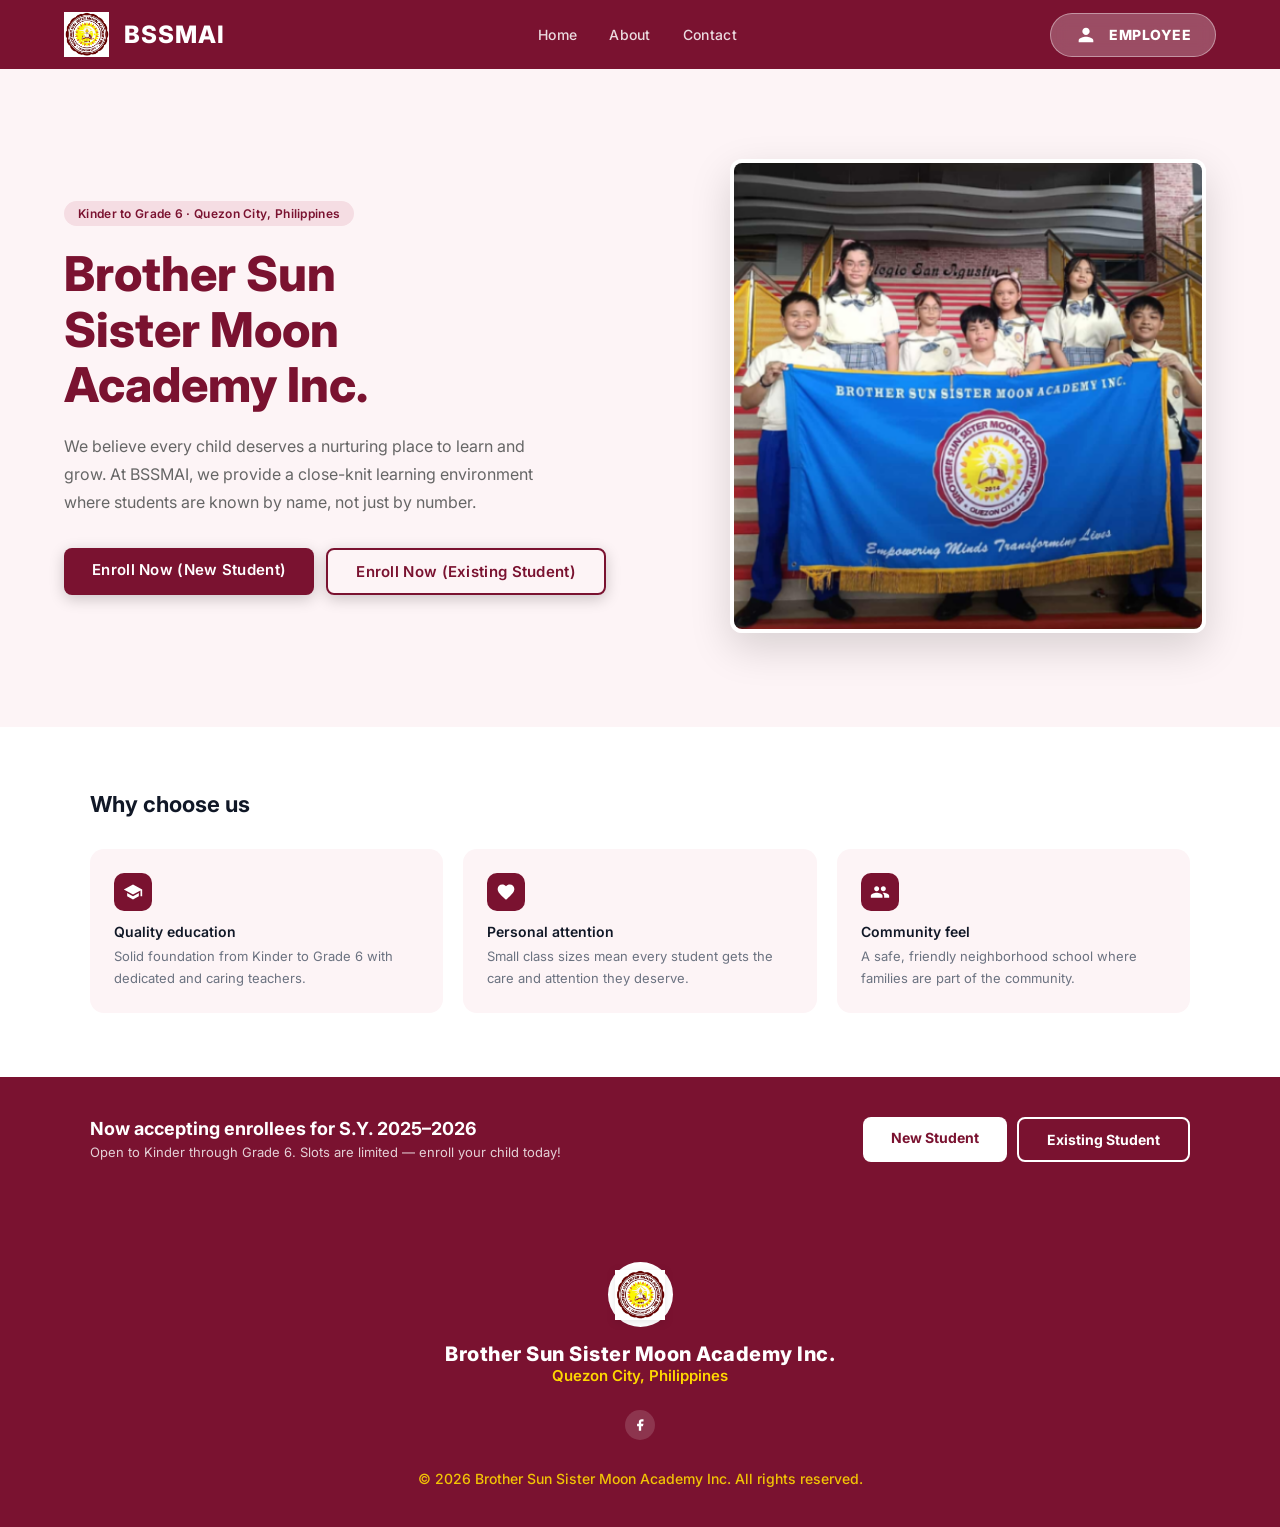
<file: index.html>
<!DOCTYPE html>
<html lang="en">

<head>
    <meta charset="UTF-8">
    <meta name="viewport" content="width=device-width, initial-scale=1.0">
    <title>BSSMAI — Enrollment System</title>
    <link rel="stylesheet" href="style.css">
</head>

<body>

    <!-- ===== HEADER ===== -->
    <header class="navbar">
        <div class="header-left">
            <img src="logo.png" alt="BSSMAI Logo" class="logo">
            <h1 class="school-name">BSSMAI</h1>
        </div>
        <nav class="header-nav">
            <a href="#home" class="nav-link">Home</a>
            <a href="#about" class="nav-link">About</a>
            <a href="#contact" class="nav-link">Contact</a>
        </nav>
        <div class="header-right">
            <a href="employee-login.html" class="btn-employee">
                <svg viewBox="0 0 24 24" xmlns="http://www.w3.org/2000/svg">
                    <path
                        d="M12 12c2.21 0 4-1.79 4-4s-1.79-4-4-4-4 1.79-4 4 1.79 4 4 4zm0 2c-2.67 0-8 1.34-8 4v2h16v-2c0-2.66-5.33-4-8-4z" />
                </svg>
                EMPLOYEE
            </a>
        </div>
    </header>

    <!-- ===== HERO SECTION ===== -->
    <section class="hero-section" id="home">
        <div class="hero-container">
            <div class="hero-text">
                <span class="hero-badge">Kinder to Grade 6 · Quezon City, Philippines</span>
                <h2 class="hero-title">Brother Sun<br>Sister Moon<br>Academy Inc.</h2>
                <p class="hero-description">
                    We believe every child deserves a nurturing place to learn and grow.
                    At BSSMAI, we provide a close-knit learning environment where students
                    are known by name, not just by number.
                </p>
                <div class="hero-actions">
                    <a href="enroll-student.html" class="btn-enroll">Enroll Now (New Student)</a>
                    <a href="enroll-existing.html" class="btn-enroll btn-enroll-existing">Enroll Now (Existing
                        Student)</a>
                </div>
            </div>
            <div class="hero-image-wrapper">
                <img src="hero-image.png" alt="BSSMAI Students" class="hero-image">
            </div>
        </div>
    </section>

    <!-- ===== WHY CHOOSE US SECTION ===== -->
    <section class="features-section" id="about">
        <div class="features-container">
            <h3 class="features-title">Why choose us</h3>
            <div class="features-grid">
                <div class="feature-card">
                    <div class="feature-icon">
                        <svg viewBox="0 0 24 24" fill="white" width="20" height="20">
                            <path d="M12 3L1 9l11 6 9-4.91V17h2V9L12 3zM5 13.18v4L12 21l7-3.82v-4L12 17l-7-3.82z" />
                        </svg>
                    </div>
                    <h4 class="feature-title">Quality education</h4>
                    <p class="feature-desc">Solid foundation from Kinder to Grade 6 with dedicated and caring teachers.
                    </p>
                </div>
                <div class="feature-card">
                    <div class="feature-icon">
                        <svg viewBox="0 0 24 24" fill="white" width="20" height="20">
                            <path
                                d="M12 21.35l-1.45-1.32C5.4 15.36 2 12.28 2 8.5 2 5.42 4.42 3 7.5 3c1.74 0 3.41.81 4.5 2.09C13.09 3.81 14.76 3 16.5 3 19.58 3 22 5.42 22 8.5c0 3.78-3.4 6.86-8.55 11.54L12 21.35z" />
                        </svg>
                    </div>
                    <h4 class="feature-title">Personal attention</h4>
                    <p class="feature-desc">Small class sizes mean every student gets the care and attention they
                        deserve.</p>
                </div>
                <div class="feature-card">
                    <div class="feature-icon">
                        <svg viewBox="0 0 24 24" fill="white" width="20" height="20">
                            <path
                                d="M16 11c1.66 0 2.99-1.34 2.99-3S17.66 5 16 5c-1.66 0-3 1.34-3 3s1.34 3 3 3zm-8 0c1.66 0 2.99-1.34 2.99-3S9.66 5 8 5C6.34 5 5 6.34 5 8s1.34 3 3 3zm0 2c-2.33 0-7 1.17-7 3.5V19h14v-2.5c0-2.33-4.67-3.5-7-3.5zm8 0c-.29 0-.62.02-.97.05 1.16.84 1.97 1.97 1.97 3.45V19h6v-2.5c0-2.33-4.67-3.5-7-3.5z" />
                        </svg>
                    </div>
                    <h4 class="feature-title">Community feel</h4>
                    <p class="feature-desc">A safe, friendly neighborhood school where families are part of the
                        community.</p>
                </div>
            </div>
        </div>
    </section>

    <!-- ===== ENROLLMENT BANNER ===== -->
    <section class="enroll-banner">
        <div class="enroll-banner-content">
            <div class="enroll-banner-text">
                <h3 class="enroll-banner-title">Now accepting enrollees for S.Y. 2025–2026</h3>
                <p class="enroll-banner-desc">Open to Kinder through Grade 6. Slots are limited — enroll your child
                    today!</p>
            </div>
            <div class="enroll-banner-buttons">
                <a href="enroll-student.html" class="btn-enroll-banner">New Student</a>
                <a href="enroll-existing.html" class="btn-enroll-banner btn-enroll-banner-alt">Existing Student</a>
            </div>
        </div>
    </section>

    <!-- ===== FOOTER ===== -->
    <footer class="footer" id="contact">
        <div class="footer-content">
            <div class="footer-logo-circle">
                <img src="logo.png" alt="Logo" class="footer-logo">
            </div>
            <div class="footer-text">
                <p class="footer-school-name">Brother Sun Sister Moon Academy Inc.</p>
                <p class="footer-address">Quezon City, Philippines</p>
            </div>
            <div class="footer-socials">
                <a href="https://www.facebook.com/bssmaiqc" class="social-btn" aria-label="Facebook">
                    <svg viewBox="0 0 24 24" fill="white" width="14" height="14">
                        <path d="M18 2h-3a5 5 0 00-5 5v3H7v4h3v8h4v-8h3l1-4h-4V7a1 1 0 011-1h3z" />
                    </svg>
                </a>
            </div>
        </div>
        <p class="footer-copyright">&copy; 2026 Brother Sun Sister Moon Academy Inc. All rights reserved.</p>
    </footer>

</body>

</html>
</file>
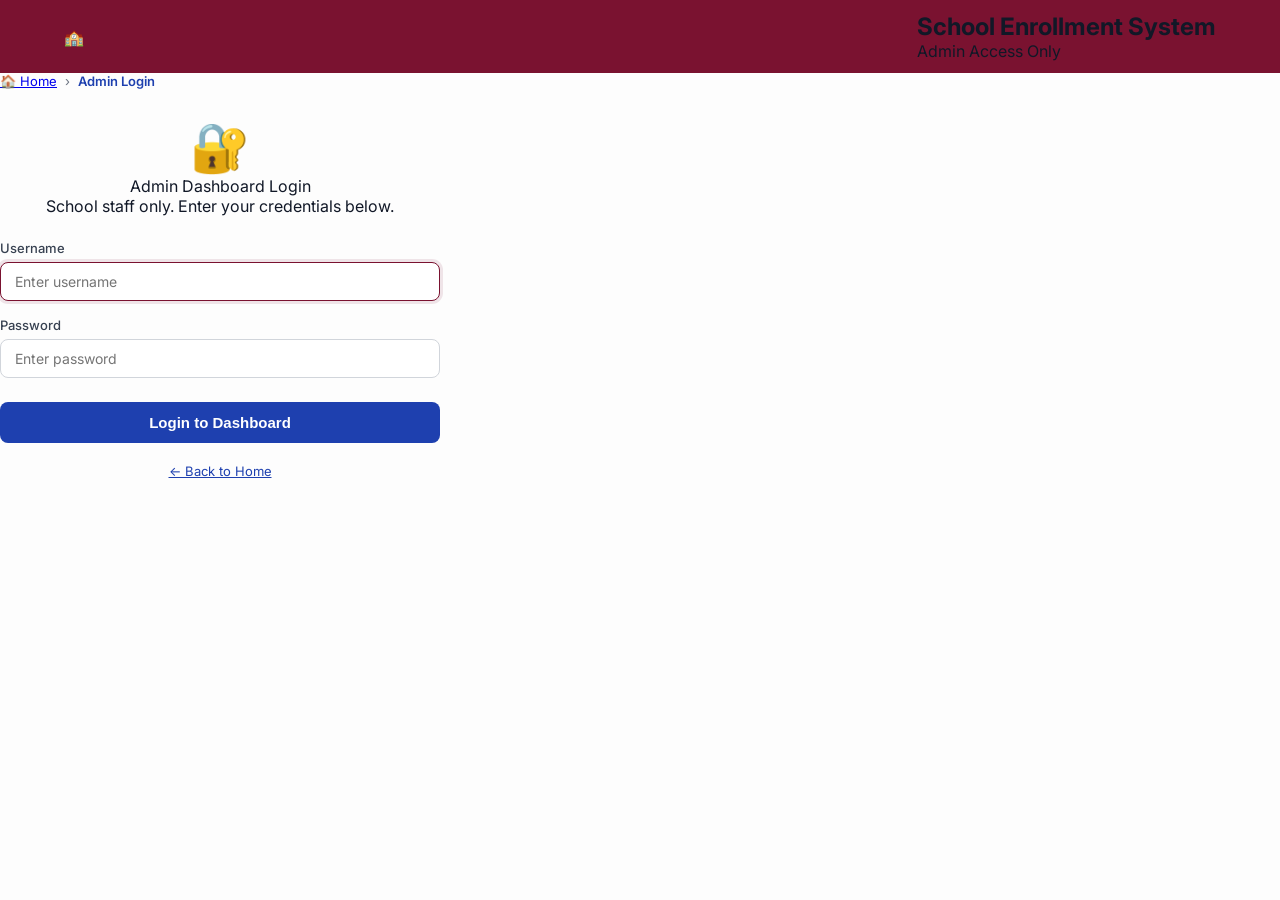
<file: admin-login.html>
<!DOCTYPE html>
<html lang="en">

<head>
    <meta charset="UTF-8">
    <meta name="viewport" content="width=device-width, initial-scale=1.0">
    <title>Admin Login — Enrollment System</title>
    <link rel="stylesheet" href="style.css">
</head>

<body>

    <nav class="navbar">
        <span class="logo-icon">🏫</span>
        <div>
            <h1>School Enrollment System</h1>
            <p>Admin Access Only</p>
        </div>
    </nav>

    <div class="page" style="max-width: 440px;">

        <div class="steps">
            <a href="index.html">🏠 Home</a>
            <span>›</span>
            <span class="step-active">Admin Login</span>
        </div>

        <div class="card">
            <div style="text-align:center; margin-bottom: 24px;">
                <div style="font-size: 48px;">🔐</div>
                <div class="card-title">Admin Dashboard Login</div>
                <div class="card-subtitle">School staff only. Enter your credentials below.</div>
            </div>

            <!-- Error message -->
            <div id="alert" class="alert"></div>

            <form id="adminLoginForm">
                <div class="form-group">
                    <label for="username">Username</label>
                    <input type="text" id="username" name="username" placeholder="Enter username" required autofocus>
                </div>
                <div class="form-group">
                    <label for="password">Password</label>
                    <input type="password" id="password" name="password" placeholder="Enter password" required>
                </div>

                <button type="submit" id="loginBtn" class="btn btn-primary btn-full" style="margin-top: 8px;">
                    Login to Dashboard
                </button>
            </form>

            <div style="text-align: center; margin-top: 20px; font-size: 13px; color: var(--gray-500);">
                <a href="index.html" style="color: var(--blue-dark);">← Back to Home</a>
            </div>
        </div>

    </div>

    <script src="main.js"></script>
    <script>
        document.getElementById('adminLoginForm').addEventListener('submit', async function (e) {
            e.preventDefault();
            hideAlert('alert');

            const username = document.getElementById('username').value.trim();
            const password = document.getElementById('password').value;

            setLoading('loginBtn', true, 'Login to Dashboard');

            try {
                // POST credentials to the backend
                await apiPost('api/admin.php?action=login', { username, password });

                // Save a simple session flag in sessionStorage
                // (only lasts while the browser tab is open)
                sessionStorage.setItem('adminLoggedIn', 'yes');
                sessionStorage.setItem('adminUser', username);

                // Redirect to admin dashboard
                window.location.href = 'admin-dashboard.html';

            } catch (err) {
                showAlert('alert', '❌ ' + err.message);
                setLoading('loginBtn', false, 'Login to Dashboard');
            }
        });
    </script>
</body>

</html>
</file>
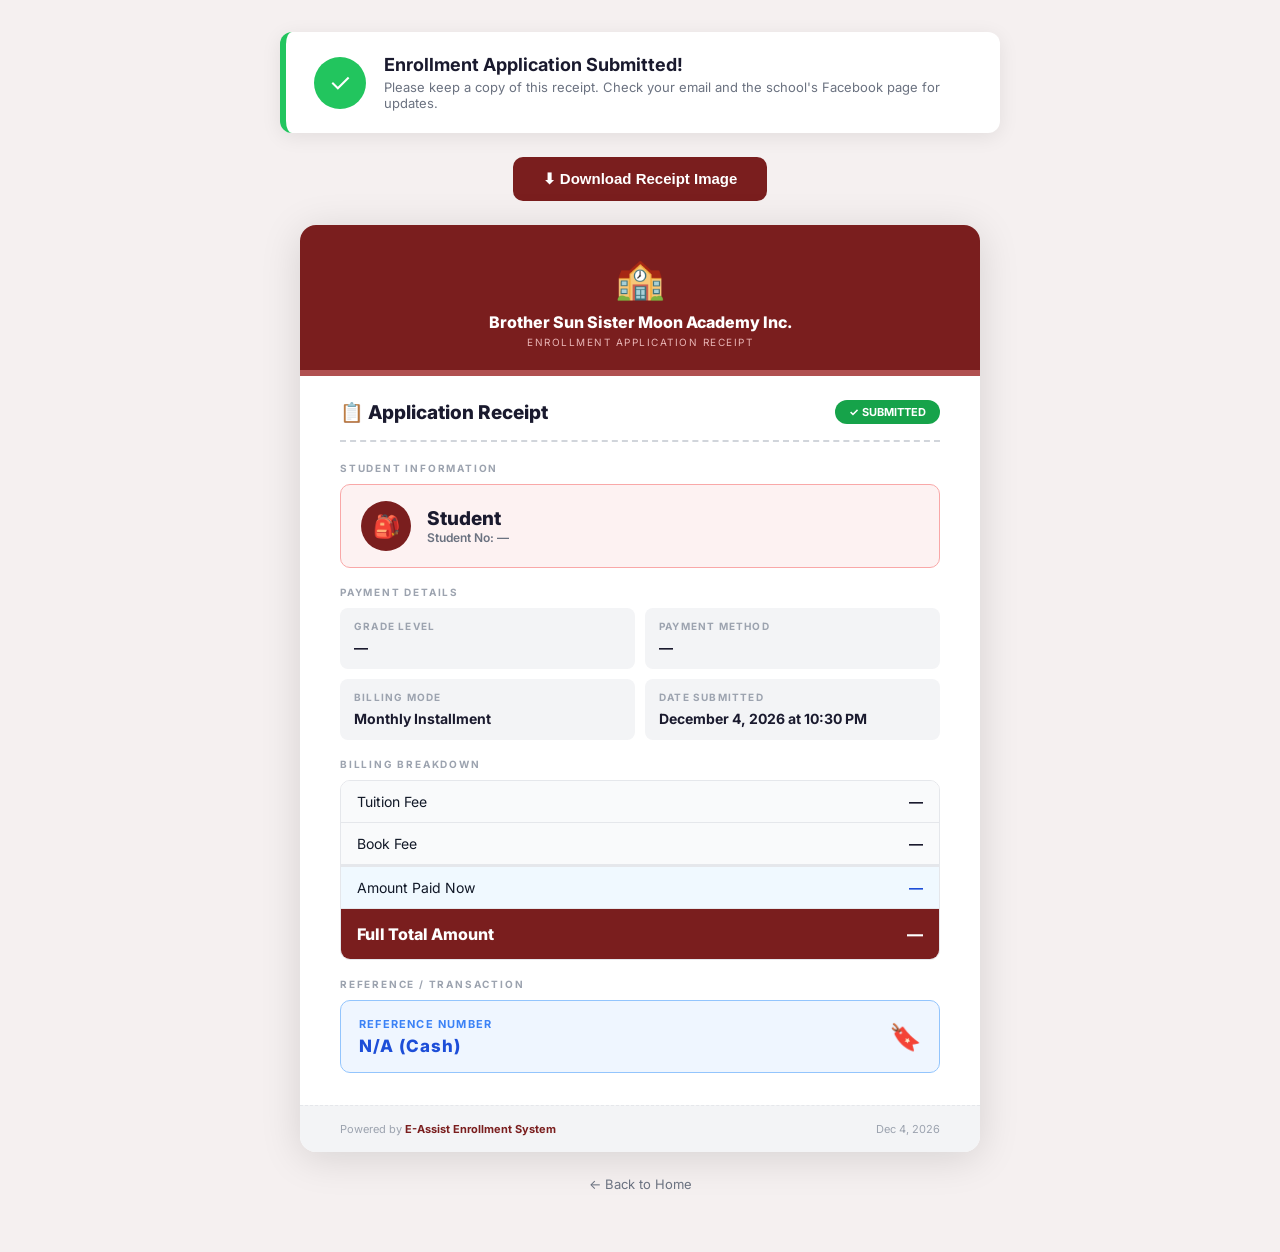
<file: success.html>
<!DOCTYPE html>
<html lang="en">
<head>
    <meta charset="UTF-8">
    <meta name="viewport" content="width=device-width, initial-scale=1.0">
    <title>Registration Successful — Enrollment System</title>
    <link rel="stylesheet" href="style.css">
    <style>
        .success-page-wrapper {
            min-height: 100vh;
            display: flex;
            flex-direction: column;
            align-items: center;
            padding: 32px 16px 60px;
            background: #f5f0f0;
        }
        .success-banner {
            display: flex;
            align-items: center;
            gap: 18px;
            background: #fff;
            border-left: 6px solid #22c55e;
            border-radius: 12px;
            box-shadow: 0 4px 20px rgba(0,0,0,0.08);
            padding: 22px 28px;
            max-width: 720px;
            width: 100%;
            margin-bottom: 24px;
        }
        .success-check {
            width: 52px; height: 52px;
            border-radius: 50%;
            background: #22c55e;
            color: #fff;
            font-size: 26px;
            display: flex; align-items: center; justify-content: center;
            flex-shrink: 0;
        }
        .success-banner h2 { margin: 0 0 4px; font-size: 18px; color: #1a1a2e; }
        .success-banner p  { margin: 0; font-size: 13px; color: #6b7280; }
        .download-btn {
            display: inline-flex; align-items: center; gap: 10px;
            background: #7a1e1e;
            color: #fff; border: none; border-radius: 10px;
            padding: 13px 30px; font-size: 15px; font-weight: 700;
            cursor: pointer; margin-bottom: 24px;
            transition: background 0.2s;
        }
        .download-btn:hover { background: #8b2222; }
        /* Preview card — purely for visual display on-screen */
        #receiptPreview {
            width: 680px;
            max-width: 100%;
            background: #fff;
            border-radius: 16px;
            box-shadow: 0 6px 40px rgba(0,0,0,0.13);
            overflow: hidden;
        }
        .rp-header {
            background: #7a1e1e;
            padding: 28px 40px 22px;
            text-align: center;
        }
        .rp-logo { font-size: 40px; }
        .rp-school-name { color:#fff; font-size:16px; font-weight:800; margin:10px 0 4px; }
        .rp-sub { color:#e8b4b4; font-size:10px; letter-spacing:1.5px; text-transform:uppercase; }
        .rp-divider { height:6px; background:#b05050; }
        .rp-body { padding:24px 40px 32px; background:#fff; }
        .rp-title-row { display:flex; justify-content:space-between; align-items:center; padding-bottom:16px; border-bottom:2px dashed #d1d5db; margin-bottom:20px; }
        .rp-title { font-size:19px; font-weight:800; color:#1a1a2e; }
        .rp-badge { background:#16a34a; color:#fff; font-size:11px; font-weight:700; padding:5px 14px; border-radius:20px; }
        .rp-sec { font-size:10px; font-weight:700; color:#9ca3af; text-transform:uppercase; letter-spacing:1.8px; margin:18px 0 10px; }
        .rp-student-band { background:#fdf2f2; border:1.5px solid #f9a8a8; border-radius:10px; padding:16px 20px; display:flex; align-items:center; gap:16px; }
        .rp-avatar { width:50px; height:50px; border-radius:50%; background:#7a1e1e; display:flex; align-items:center; justify-content:center; font-size:22px; flex-shrink:0; }
        .rp-sname { font-size:19px; font-weight:800; color:#1a1a2e; }
        .rp-sno { font-size:12px; color:#6b7280; font-weight:600; }
        .rp-grid { display:grid; grid-template-columns:1fr 1fr; gap:10px; }
        .rp-cell { background:#f3f4f6; border-radius:8px; padding:12px 14px; }
        .rp-cell .cl { display:block; font-size:10px; font-weight:700; color:#9ca3af; text-transform:uppercase; letter-spacing:1.2px; margin-bottom:5px; }
        .rp-cell .cv { font-size:14px; font-weight:700; color:#1a1a2e; }
        .rp-billing { border-radius:10px; overflow:hidden; border:1px solid #e5e7eb; }
        .bill-row { display:flex; justify-content:space-between; align-items:center; padding:12px 16px; font-size:14px; background:#f9fafb; border-bottom:1px solid #e5e7eb; }
        .bill-row span:last-child { font-weight:700; color:#1a1a2e; }
        .bill-total { display:flex; justify-content:space-between; align-items:center; padding:15px 16px; font-size:16px; font-weight:800; background:#7a1e1e; color:#fff; }
        .rp-ref { background:#eff6ff; border:1.5px solid #93c5fd; border-radius:10px; padding:16px 18px; display:flex; justify-content:space-between; align-items:center; }
        .ref-lbl { font-size:11px; font-weight:700; color:#3b82f6; text-transform:uppercase; letter-spacing:1.2px; margin-bottom:5px; }
        .ref-val { font-size:17px; font-weight:800; color:#1d4ed8; letter-spacing:1px; }
        .rp-footer { background:#f3f4f6; border-top:1.5px dashed #e5e7eb; padding:16px 40px; display:flex; justify-content:space-between; font-size:11px; color:#9ca3af; }
        .rp-footer strong { color:#7a1e1e; }
        .back-link { margin-top:24px; font-size:13px; color:#6b7280; text-decoration:none; }
        .back-link:hover { color:#7a1e1e; text-decoration:underline; }
    </style>
</head>
<body class="biodata-page">
<div class="success-page-wrapper">

    <div class="success-banner">
        <div class="success-check">✓</div>
        <div>
            <h2>Enrollment Application Submitted!</h2>
            <p>Please keep a copy of this receipt. Check your email and the school's Facebook page for updates.</p>
        </div>
    </div>

    <button class="download-btn" onclick="downloadReceipt()" id="downloadBtn">
        ⬇ Download Receipt Image
    </button>

    <!-- On-screen preview only -->
    <div id="receiptPreview">
        <div class="rp-header">
            <div class="rp-logo">🏫</div>
            <div class="rp-school-name">Brother Sun Sister Moon Academy Inc.</div>
            <div class="rp-sub">Enrollment Application Receipt</div>
        </div>
        <div class="rp-divider"></div>
        <div class="rp-body">
            <div class="rp-title-row">
                <div class="rp-title">📋 Application Receipt</div>
                <div class="rp-badge">✓ SUBMITTED</div>
            </div>
            <div class="rp-sec">Student Information</div>
            <div class="rp-student-band">
                <div class="rp-avatar">🎒</div>
                <div>
                    <div class="rp-sname" id="r-name">—</div>
                    <div class="rp-sno"   id="r-id">Student No: —</div>
                </div>
            </div>
            <div class="rp-sec">Payment Details</div>
            <div class="rp-grid">
                <div class="rp-cell"><span class="cl">Grade Level</span><span class="cv" id="r-grade">—</span></div>
                <div class="rp-cell"><span class="cl">Payment Method</span><span class="cv" id="r-method">—</span></div>
                <div class="rp-cell"><span class="cl">Billing Mode</span><span class="cv" id="r-mode">—</span></div>
                <div class="rp-cell"><span class="cl">Date Submitted</span><span class="cv" id="r-date">—</span></div>
            </div>
            <div class="rp-sec">Billing Breakdown</div>
            <div class="rp-billing">
                <div class="bill-row"><span>Tuition Fee</span><span id="r-tuition">—</span></div>
                <div class="bill-row"><span>Book Fee</span><span id="r-books">—</span></div>
                <div class="bill-row" style="background:#f0f9ff; border-top:2px solid #e5e7eb;"><span>Amount Paid Now</span><span id="r-paid" style="color:#1d4ed8;">—</span></div>
                <div class="bill-total"><span>Full Total Amount</span><span id="r-total">—</span></div>
            </div>
            <div class="rp-sec" id="ref-sec-title">Reference / Transaction</div>
            <div class="rp-ref" id="ref-sec-box">
                <div>
                    <div class="ref-lbl">Reference Number</div>
                    <div class="ref-val" id="r-ref">—</div>
                </div>
                <div style="font-size:26px">🔖</div>
            </div>
            <div id="cash-instruction" style="display:none; text-align:center; padding: 10px 40px 20px; font-weight: bold; color: #7a1e1e; font-size: 14px;">
                Head to the cashier to complete your payment process, and present this form
            </div>
        </div>
        <div class="rp-footer">
            <div>Powered by <strong>E-Assist Enrollment System</strong></div>
            <div id="r-footer-date"></div>
        </div>
    </div>

    <a href="index.html" class="back-link">← Back to Home</a>
</div>

<script>
// ── Read URL params ──────────────────────────────────────────────────────
const p           = new URLSearchParams(window.location.search);
const studentName = p.get('name')    || 'Student';
const studentNo   = p.get('id')      || '—';
const payMethod   = p.get('method')  || '—';
const payMode     = p.get('mode')    || '—';
const refNumber   = p.get('ref')     || 'N/A (Cash)';
const totalAmt    = p.get('total')   || '—';
const paidAmt     = p.get('paid')    || '—';
const tuitionAmt  = p.get('tuition') || '—';
const booksAmt    = p.get('books')   || '—';
const gradeLevel  = p.get('grade')   || '—';

const now     = new Date();
const dateStr = now.toLocaleDateString('en-PH', { year:'numeric', month:'long', day:'numeric', hour:'2-digit', minute:'2-digit' });
const modeLabel = payMode === 'Full' ? 'Full Payment' : 'Monthly Installment';

// ── Populate preview ─────────────────────────────────────────────────────
document.getElementById('r-name').textContent    = studentName;
document.getElementById('r-id').textContent      = 'Student No: ' + studentNo;
document.getElementById('r-grade').textContent   = gradeLevel;
document.getElementById('r-method').textContent  = payMethod;
document.getElementById('r-mode').textContent    = modeLabel;
document.getElementById('r-date').textContent    = dateStr;
document.getElementById('r-tuition').textContent = tuitionAmt;
document.getElementById('r-books').textContent   = booksAmt;
document.getElementById('r-paid').textContent    = paidAmt;
document.getElementById('r-total').textContent   = totalAmt;

if (payMethod === 'Cash') {
    document.getElementById('ref-sec-title').style.display = 'none';
    document.getElementById('ref-sec-box').style.display = 'none';
    document.getElementById('cash-instruction').style.display = 'block';
} else {
    document.getElementById('r-ref').textContent     = refNumber;
}

document.getElementById('r-footer-date').textContent = now.toLocaleDateString('en-PH', { year:'numeric', month:'short', day:'numeric' });

// ── Canvas drawing helpers ────────────────────────────────────────────────
function roundRect(ctx, x, y, w, h, r) {
    if (typeof r === 'number') r = [r, r, r, r];
    const [tl, tr, br, bl] = r;
    ctx.beginPath();
    ctx.moveTo(x + tl, y);
    ctx.lineTo(x + w - tr, y);      ctx.arcTo(x+w, y,     x+w,   y+tr,  tr);
    ctx.lineTo(x + w, y + h - br);  ctx.arcTo(x+w, y+h,   x+w-br,y+h,   br);
    ctx.lineTo(x + bl, y + h);      ctx.arcTo(x,   y+h,   x,     y+h-bl,bl);
    ctx.lineTo(x, y + tl);          ctx.arcTo(x,   y,     x+tl,  y,     tl);
    ctx.closePath();
}
function fillRR(ctx, x, y, w, h, r, color) {
    roundRect(ctx, x, y, w, h, r);
    ctx.fillStyle = color;
    ctx.fill();
}
function strokeRR(ctx, x, y, w, h, r, color, lw=1.5) {
    roundRect(ctx, x, y, w, h, r);
    ctx.strokeStyle = color; ctx.lineWidth = lw;
    ctx.stroke();
}
function txt(ctx, str, x, y, size, color, align='left', bold=false) {
    ctx.font = `${bold ? '700 ' : '400 '}${size}px Arial, sans-serif`;
    ctx.fillStyle = color; ctx.textAlign = align;
    ctx.fillText(String(str || '—'), x, y);
    ctx.textAlign = 'left';
}
function dashes(ctx, x1, y1, x2, y2, color='#d1d5db') {
    ctx.save(); ctx.setLineDash([6,4]);
    ctx.strokeStyle = color; ctx.lineWidth = 1.5;
    ctx.beginPath(); ctx.moveTo(x1,y1); ctx.lineTo(x2,y2); ctx.stroke();
    ctx.restore();
}

// ── Download: draw everything on canvas ─────────────────────────────────
function downloadReceipt() {
    const btn = document.getElementById('downloadBtn');
    btn.disabled = true; btn.textContent = '⏳ Generating…';

    const W   = 680;
    const PAD = 40;
    const S   = 2;          // scale (retina)

    /* ---- layout constants ---- */
    const HDR_H  = 130;
    const DIV_H  = 6;
    const BODY_T = 24;
    const TITLE_H = 56;     // title row + dashed line
    const SEC_H   = 28;     // section label
    const BAND_H  = 80;
    const GRID_ROWS = 2, CELL_H = 62, GRID_GAP = 10;
    const GRID_H  = GRID_ROWS * CELL_H + (GRID_ROWS - 1) * GRID_GAP;
    const BILL_ROW = 42, BILL_TOT = 52;
    const BILL_H  = BILL_ROW * 3 + BILL_TOT;
    const REF_H   = 72;
    const BODY_B  = 32;
    const FTR_H   = 52;

    const REF_TOTAL_H = (payMethod === 'Cash') ? 50 : (SEC_H + REF_H);

    const TOTAL_H = HDR_H + DIV_H + BODY_T
                  + TITLE_H
                  + SEC_H + BAND_H + 16
                  + SEC_H + GRID_H + 16
                  + SEC_H + BILL_H + 16
                  + REF_TOTAL_H
                  + BODY_B + FTR_H;

    const canvas = document.createElement('canvas');
    canvas.width  = W * S;
    canvas.height = TOTAL_H * S;
    const ctx = canvas.getContext('2d');
    ctx.scale(S, S);

    /* ---------- draw ---------- */
    let y = 0;

    // White BG
    ctx.fillStyle = '#ffffff'; ctx.fillRect(0, 0, W, TOTAL_H);

    // ── Header ──
    ctx.fillStyle = '#7a1e1e'; ctx.fillRect(0, 0, W, HDR_H);
    ctx.font = '36px Arial'; ctx.textAlign = 'center';
    ctx.fillText('🏫', W/2, 50);
    txt(ctx, 'Brother Sun Sister Moon Academy Inc.', W/2, 80, 15, '#ffffff', 'center', true);
    txt(ctx, 'ENROLLMENT APPLICATION RECEIPT',        W/2, 98, 10, '#e8b4b4', 'center');
    y = HDR_H;

    // ── Divider ──
    ctx.fillStyle = '#b05050'; ctx.fillRect(0, y, W, DIV_H);
    y += DIV_H + BODY_T;

    // ── Title row ──
    txt(ctx, 'Application Receipt', PAD, y + 18, 18, '#1a1a2e', 'left', true);
    fillRR(ctx, W - PAD - 118, y, 118, 28, 14, '#16a34a');
    txt(ctx, '✓ SUBMITTED', W - PAD - 59, y + 19, 11, '#ffffff', 'center', true);
    y += 32;
    dashes(ctx, PAD, y, W - PAD, y);
    y += 24;

    // ── Student band ──
    txt(ctx, 'STUDENT INFORMATION', PAD, y, 9, '#9ca3af', 'left', true);
    y += 12;
    fillRR(ctx,    PAD, y, W - PAD*2, BAND_H, 10, '#fdf2f2');
    strokeRR(ctx,  PAD, y, W - PAD*2, BAND_H, 10, '#f9a8a8');
    ctx.beginPath(); ctx.arc(PAD + 46, y + BAND_H/2, 26, 0, Math.PI*2);
    ctx.fillStyle = '#7a1e1e'; ctx.fill();
    ctx.font = '20px Arial'; ctx.textAlign = 'center';
    ctx.fillText('🎒', PAD + 46, y + BAND_H/2 + 8);
    txt(ctx, studentName, PAD + 86, y + BAND_H/2 - 4,  16, '#1a1a2e', 'left', true);
    txt(ctx, 'Student No: ' + studentNo, PAD + 86, y + BAND_H/2 + 16, 12, '#6b7280');
    y += BAND_H + 16;

    // ── Payment grid ──
    txt(ctx, 'PAYMENT DETAILS', PAD, y, 9, '#9ca3af', 'left', true);
    y += 12;
    const CW = (W - PAD*2 - GRID_GAP) / 2;
    const gridData = [
        ['GRADE LEVEL',    gradeLevel],
        ['PAYMENT METHOD', payMethod],
        ['BILLING MODE',   modeLabel],
        ['DATE SUBMITTED', dateStr],
    ];
    for (let i = 0; i < 4; i++) {
        const col = i % 2, row = Math.floor(i / 2);
        const cx = PAD + col * (CW + GRID_GAP);
        const cy = y + row * (CELL_H + GRID_GAP);
        fillRR(ctx, cx, cy, CW, CELL_H, 8, '#f3f4f6');
        txt(ctx, gridData[i][0], cx + 14, cy + 18, 9,  '#9ca3af', 'left', true);
        txt(ctx, gridData[i][1], cx + 14, cy + 42, 13, '#1a1a2e', 'left', true);
    }
    y += GRID_H + 16;

    // ── Billing ──
    txt(ctx, 'BILLING BREAKDOWN', PAD, y, 9, '#9ca3af', 'left', true);
    y += 12;
    strokeRR(ctx, PAD, y, W - PAD*2, BILL_H, 10, '#e5e7eb');
    // row 1
    fillRR(ctx, PAD, y, W - PAD*2, BILL_ROW, [10,10,0,0], '#f9fafb');
    txt(ctx, 'Tuition Fee', PAD+16, y + BILL_ROW/2 + 5, 13, '#374151');
    txt(ctx, tuitionAmt, W-PAD-16, y + BILL_ROW/2 + 5, 13, '#1a1a2e', 'right', true);
    ctx.fillStyle = '#e5e7eb'; ctx.fillRect(PAD, y + BILL_ROW, W - PAD*2, 1);
    // row 2
    fillRR(ctx, PAD, y + BILL_ROW + 1, W - PAD*2, BILL_ROW - 1, 0, '#f9fafb');
    txt(ctx, 'Book Fee', PAD+16, y + BILL_ROW + BILL_ROW/2 + 5, 13, '#374151');
    txt(ctx, booksAmt, W-PAD-16, y + BILL_ROW + BILL_ROW/2 + 5, 13, '#1a1a2e', 'right', true);
    ctx.fillStyle = '#e5e7eb'; ctx.fillRect(PAD, y + BILL_ROW*2, W - PAD*2, 1);
    // row 3 (Paid Now)
    fillRR(ctx, PAD, y + BILL_ROW*2 + 1, W - PAD*2, BILL_ROW - 1, 0, '#eff6ff');
    txt(ctx, 'Amount Paid Now', PAD+16, y + BILL_ROW*2 + BILL_ROW/2 + 5, 13, '#1d4ed8', 'left', true);
    txt(ctx, paidAmt, W-PAD-16, y + BILL_ROW*2 + BILL_ROW/2 + 5, 13, '#1d4ed8', 'right', true);
    ctx.fillStyle = '#e5e7eb'; ctx.fillRect(PAD, y + BILL_ROW*3, W - PAD*2, 1);
    // total
    fillRR(ctx, PAD, y + BILL_ROW*3 + 1, W - PAD*2, BILL_TOT - 1, [0,0,10,10], '#7a1e1e');
    txt(ctx, 'Full Total Amount', PAD+16, y + BILL_ROW*3 + BILL_TOT/2 + 6, 15, '#ffffff', 'left', true);
    txt(ctx, totalAmt, W-PAD-16, y + BILL_ROW*3 + BILL_TOT/2 + 6, 15, '#ffffff', 'right', true);
    y += BILL_H + 16;

    // ── Reference / Cash Instruction ──
    if (payMethod === 'Cash') {
        y += 20;
        txt(ctx, 'Head to the cashier to complete your payment process, and present this form', W/2, y, 14, '#7a1e1e', 'center', true);
        y += 30 + BODY_B;
    } else {
        txt(ctx, 'REFERENCE / TRANSACTION', PAD, y, 9, '#9ca3af', 'left', true);
        y += 12;
        fillRR(ctx,   PAD, y, W - PAD*2, REF_H, 10, '#eff6ff');
        strokeRR(ctx, PAD, y, W - PAD*2, REF_H, 10, '#93c5fd');
        txt(ctx, 'REFERENCE NUMBER', PAD+18, y + 22, 10, '#3b82f6', 'left', true);
        txt(ctx, refNumber,           PAD+18, y + 48, 16, '#1d4ed8', 'left', true);
        ctx.font = '22px Arial'; ctx.textAlign = 'right';
        ctx.fillText('🔖', W - PAD - 14, y + REF_H/2 + 10);
        y += REF_H + BODY_B;
    }

    // ── Footer ──
    ctx.fillStyle = '#f3f4f6'; ctx.fillRect(0, y, W, FTR_H);
    dashes(ctx, 0, y, W, y, '#e5e7eb');
    txt(ctx, 'Powered by  E-Assist Enrollment System', PAD, y + FTR_H/2 + 5, 11, '#9ca3af');
    txt(ctx, now.toLocaleDateString('en-PH', {year:'numeric',month:'short',day:'numeric'}),
        W - PAD, y + FTR_H/2 + 5, 11, '#9ca3af', 'right');

    // ── Save ──
    const link = document.createElement('a');
    link.download = `E-Assist_Receipt_${studentNo}.png`;
    link.href = canvas.toDataURL('image/png');
    link.click();

    btn.disabled = false;
    btn.textContent = '⬇ Download Receipt Image';
}
</script>
</body>
</html>
</file>
<file: style.css>
/* =========================================================
   ENROLLMENT SYSTEM — SHARED STYLES
   Color scheme: clean blue/white with soft accents
   ========================================================= */

/* --- Google Font import --- */
@import url('https://fonts.googleapis.com/css2?family=Inter:wght@400;500;600;700&display=swap');

/* --- CSS Variables (easy to change the theme) --- */
/* --- CSS Variables --- */
:root {
    /* --- New Maroon & Gold theme --- */
    --maroon-dark: #7a1230;
    --maroon-accent: #a52a2a;
    --gold: #FFD700;
    --gold-text: #daa520;

    /* --- Functional colors (Blue, Green, Red, etc.) --- */
    --blue-dark: #1e40af;
    --blue-mid: #3b82f6;
    --blue-light: #eff6ff;
    --green: #22c55e;
    --red: #ef4444;
    --orange: #f59e0b;

    /* --- Grays and Base colors --- */
    --off-white: #fdfdfd;
    --white: #ffffff;
    --gray-50: #f9fafb;
    --gray-100: #f3f4f6;
    --gray-300: #d1d5db;
    --gray-500: #6b7280;
    --gray-700: #374151;
    --gray-900: #111827;

    /* --- Effects and Spacing --- */
    --shadow: 0 4px 6px -1px rgba(0, 0, 0, 0.1);
    --shadow-soft: 0 10px 30px rgba(0, 0, 0, 0.05);
    --shadow-hero: 0 15px 40px rgba(0, 0, 0, 0.15);
    --radius: 12px;
}

/* --- Reset & Base --- */
*,
*::before,
*::after {
    box-sizing: border-box;
    margin: 0;
    padding: 0;
}

body {
    font-family: 'Inter', sans-serif;
    background: var(--off-white);
    color: var(--gray-900);
    min-height: 100vh;
    -webkit-overflow-scrolling: touch;
}

/* --- HEADER --- */
.navbar {
    background: var(--maroon-dark);
    padding: 12px 5%;
    display: flex;
    justify-content: space-between;
    align-items: center;
    position: sticky;
    top: 0;
    z-index: 1000;
}

.header-left {
    display: flex;
    align-items: center;
    gap: 15px;
}

.logo {
    width: 45px;
    height: 45px;
    object-fit: contain;
}

.school-name {
    color: var(--white);
    font-size: 24px;
    font-weight: 800;
    letter-spacing: 1px;
}

.btn-employee {
    background: rgba(255, 255, 255, 0.25);
    color: var(--white);
    padding: 10px 24px;
    border-radius: 50px;
    text-decoration: none;
    font-size: 14px;
    font-weight: 800;
    border: 1.5px solid rgba(255, 255, 255, 0.4);
    display: inline-flex;
    align-items: center;
    gap: 12px;
    backdrop-filter: blur(8px);
    -webkit-backdrop-filter: blur(8px);
    transition: all 0.3s ease;
    letter-spacing: 0.5px;
}

.btn-employee:hover {
    background: rgba(255, 255, 255, 0.35);
    transform: translateY(-2px);
    box-shadow: 0 4px 15px rgba(0, 0, 0, 0.1);
}

.btn-employee svg {
    width: 22px;
    height: 22px;
    fill: currentColor;
}

/* --- HERO SECTION --- */
.hero-section {
    padding: 80px 5%;
    background: var(--off-white);
}

.hero-container {
    max-width: 1200px;
    margin: 0 auto;
    display: grid;
    grid-template-columns: 1.2fr 1fr;
    align-items: center;
    gap: 60px;
}

.hero-title {
    font-size: 58px;
    color: var(--maroon-dark);
    line-height: 1.1;
    font-weight: 900;
    margin-bottom: 30px;
}

.hero-description {
    font-size: 18px;
    color: var(--maroon-accent);
    line-height: 1.7;
    font-style: italic;
    font-weight: 500;
    max-width: 500px;
}

.hero-image-wrapper {
    position: relative;
    padding: 10px;
}

.hero-image-wrapper::before {
    content: '';
    position: absolute;
    inset: 0;

    border-radius: 12px;
    z-index: 0;
    transform: translate(10px, 10px);
}

.hero-image {
    width: 100%;
    border-radius: 12px;
    box-shadow: var(--shadow-hero);
    position: relative;
    z-index: 1;
    border: 4px solid var(--white);
}

/* --- ACTION SECTION --- */
.action-section {
    background: var(--maroon-dark);
    padding: 80px 5%;
}

.action-container {
    max-width: 1000px;
    margin: 0 auto;
    display: grid;
    grid-template-columns: 1fr 1fr;
    gap: 40px;
}

.action-card-new {
    background: var(--white);
    border-radius: 4px;
    padding: 25px;
    text-decoration: none;
    position: relative;
    transition: transform 0.3s ease;
    border-right: 6px solid var(--gold);
    box-shadow: 0 10px 20px rgba(0, 0, 0, 0.2);
}

.action-card-new:hover {
    transform: translateY(-5px);
}

.card-content {
    display: flex;
    align-items: center;
    gap: 25px;
}

.card-icon {
    width: 70px;
    height: 70px;
    object-fit: contain;
}

.card-text h3 {
    color: #1a1a1a;
    font-size: 26px;
    font-weight: 900;
    line-height: 1.1;
    margin-bottom: 12px;
}

.continue-btn {
    display: flex;
    align-items: center;
    gap: 15px;
    color: #444;
    font-weight: 600;
    font-size: 18px;
}

.arrow {
    font-size: 24px;
    transition: transform 0.3s ease;
}

.action-card-new:hover .arrow {
    transform: translateX(8px);
}

/* --- FOOTER --- */
.footer {
    padding: 60px 5% 40px;
    background: var(--maroon-dark);
    text-align: center;
    color: var(--white);
}

.footer-content {
    display: flex;
    flex-direction: column;
    align-items: center;
    gap: 15px;
    margin-bottom: 30px;
}

.footer-logo {
    width: 50px;
    height: 50px;
    filter: drop-shadow(0 2px 4px rgba(0, 0, 0, 0.1));
}

.footer-school-name {
    color: var(--white);
    font-weight: 800;
    font-size: 20px;
    letter-spacing: 0.5px;
}

.footer-address {
    color: var(--gold);
    font-size: 15px;
    font-weight: 600;
}

.footer-copyright {
    color: var(--gold);
    font-size: 14px;
    font-weight: 500;
    opacity: 0.9;
}

/* =========================================================
   FORM STYLES
   ========================================================= */
.form-section {
    margin-bottom: 28px;
}

.form-section h3 {
    font-size: 14px;
    font-weight: 600;
    color: var(--blue-dark);
    text-transform: uppercase;
    letter-spacing: 0.5px;
    margin-bottom: 16px;
    padding-bottom: 8px;
    border-bottom: 2px solid var(--blue-light);
}

.form-row {
    display: grid;
    grid-template-columns: 1fr 1fr;
    gap: 16px;
}

.form-group {
    display: flex;
    flex-direction: column;
    gap: 6px;
    margin-bottom: 16px;
}

.form-group.full {
    grid-column: 1 / -1;
}

label {
    font-size: 13px;
    font-weight: 500;
    color: var(--gray-700);
}

input,
select,
textarea {
    padding: 10px 14px;
    border: 1.5px solid var(--gray-300);
    border-radius: 8px;
    font-size: 14px;
    font-family: inherit;
    color: var(--gray-900);
    background: var(--white);
    transition: border-color 0.2s;
    width: 100%;
}

input:focus,
select:focus,
textarea:focus {
    outline: none;
    border-color: var(--blue-mid);
    box-shadow: 0 0 0 3px rgba(59, 130, 246, 0.15);
}

/* =========================================================
   BUTTONS
   ========================================================= */
.btn {
    display: inline-flex;
    align-items: center;
    justify-content: center;
    gap: 8px;
    padding: 12px 24px;
    border: none;
    border-radius: 8px;
    font-size: 15px;
    font-weight: 600;
    cursor: pointer;
    transition: all 0.2s;
    text-decoration: none;
}

.btn-primary {
    background: var(--blue-dark);
    color: var(--white);
}

.btn-primary:hover {
    background: #1d4ed8;
    transform: translateY(-1px);
}

.btn-success {
    background: var(--green);
    color: var(--white);
    padding: 8px 16px;
    font-size: 13px;
}

.btn-success:hover {
    background: #15803d;
}

.btn-danger {
    background: var(--red);
    color: var(--white);
    padding: 8px 16px;
    font-size: 13px;
}

.btn-danger:hover {
    background: #b91c1c;
}

.btn-outline {
    background: transparent;
    color: var(--blue-dark);
    border: 2px solid var(--blue-dark);
}

.btn-outline:hover {
    background: var(--blue-dark);
    color: var(--white);
}

.btn-full {
    width: 100%;
}

/* --- Step Navigation Buttons --- */
.btn-next {
    background: var(--maroon-dark);
    color: var(--white);
}

.btn-next:hover {
    background: #5a0d24;
    transform: translateY(-2px);
    box-shadow: 0 4px 12px rgba(122, 18, 48, 0.3);
}

.btn-prev {
    background: var(--gray-100);
    color: var(--gray-700);
    border: 1px solid var(--gray-300);
}

.btn-prev:hover {
    background: var(--gray-300);
    transform: translateY(-2px);
}

/* --- Enroll Now Button (as per image) --- */
.btn-enroll {
    display: inline-block;
    background: var(--maroon-dark);
    color: var(--white);
    padding: 16px 36px;
    border-radius: 12px;
    text-decoration: none;
    font-weight: 700;
    font-size: 18px;
    transition: all 0.3s ease;
    box-shadow: 0 4px 15px rgba(0, 0, 0, 0.2);
    border: none;
    cursor: pointer;
}

.btn-enroll:hover {
    background: #5a0d24;
    /* Slightly darker maroon */
    transform: translateY(-2px);
    box-shadow: 0 6px 20px rgba(0, 0, 0, 0.25);
}

/* =========================================================
   STATUS BADGES
   ========================================================= */
.badge {
    display: inline-block;
    padding: 4px 12px;
    border-radius: 999px;
    font-size: 12px;
    font-weight: 600;
}

.badge-pending {
    background: #fef3c7;
    color: #92400e;
}

.badge-approved {
    background: #d1fae5;
    color: #065f46;
}

.badge-rejected {
    background: #fee2e2;
    color: #991b1b;
}

.badge-for-review {
    background: #dbeafe;
    color: #1e40af;
}

.badge-enrolled {
    background: #d1fae5;
    color: #065f46;
}

.badge-declined {
    background: #fee2e2;
    color: #991b1b;
}

/* =========================================================
   TABLE STYLES (Registrar Dashboard)
   ========================================================= */
.table-wrapper {
    overflow-x: auto;
    border-radius: var(--radius);
    border: 1px solid var(--gray-100);
}

table {
    width: 100%;
    border-collapse: collapse;
    font-size: 14px;
}

thead {
    background: var(--blue-dark);
    color: var(--white);
}

thead th {
    padding: 12px 16px;
    text-align: left;
    font-weight: 600;
    font-size: 13px;
}

tbody tr {
    border-bottom: 1px solid var(--gray-100);
    transition: background 0.15s;
}

tbody tr:hover {
    background: var(--blue-light);
}

tbody td {
    padding: 12px 16px;
    color: var(--gray-700);
}

.action-btns {
    display: flex;
    gap: 6px;
}

/* =========================================================
   ALERT MESSAGES
   ========================================================= */
.alert {
    padding: 14px 18px;
    border-radius: 8px;
    font-size: 14px;
    font-weight: 500;
    margin-bottom: 20px;
    display: none;
    /* hidden by default, shown via JS */
}

.alert-error {
    background: #fee2e2;
    color: #991b1b;
    border: 1px solid #fca5a5;
}

.alert-success {
    background: #d1fae5;
    color: #065f46;
    border: 1px solid #6ee7b7;
}

/* =========================================================
   RESULT / PROGRESS CARD
   ========================================================= */
.result-card {
    background: var(--white);
    border-radius: var(--radius);
    box-shadow: var(--shadow);
    padding: 32px;
    margin-top: 24px;
    display: none;
    /* shown via JS once result is fetched */
}

.result-card .status-big {
    font-size: 48px;
    text-align: center;
    margin-bottom: 12px;
}

.result-card h3 {
    text-align: center;
    font-size: 22px;
    font-weight: 700;
    margin-bottom: 6px;
}

.result-card .status-label {
    text-align: center;
    font-size: 15px;
    margin-bottom: 24px;
}

.info-grid {
    display: grid;
    grid-template-columns: 1fr 1fr;
    gap: 12px;
}

.info-item label {
    font-size: 12px;
    color: var(--gray-500);
    display: block;
    margin-bottom: 2px;
}

.info-item span {
    font-size: 15px;
    font-weight: 600;
    color: var(--gray-900);
}

/* =========================================================
   STEP INDICATOR (Breadcrumb)
   ========================================================= */
.steps {
    display: flex;
    align-items: center;
    gap: 8px;
    margin-bottom: 28px;
    font-size: 13px;
    color: var(--gray-500);
}

.steps .step-active {
    color: var(--blue-dark);
    font-weight: 600;
}

/* =========================================================
   SUCCESS PAGE
   ========================================================= */
.success-page {
    text-align: center;
    padding: 60px 20px;
}

.success-page .check-icon {
    font-size: 72px;
    margin-bottom: 20px;
}

.success-page h2 {
    font-size: 26px;
    font-weight: 700;
    margin-bottom: 10px;
}

.success-page p {
    color: var(--gray-500);
    font-size: 15px;
    margin-bottom: 8px;
}

.student-id-box {
    background: var(--blue-light);
    border: 2px dashed var(--blue-mid);
    border-radius: 10px;
    padding: 20px;
    margin: 24px auto;
    max-width: 320px;
}

.student-id-box p {
    color: var(--gray-700);
    font-size: 13px;
    margin-bottom: 6px;
}

.student-id-box strong {
    font-size: 28px;
    color: var(--blue-dark);
    letter-spacing: 2px;
}

/* --- New Success Page Redesign --- */
.submission-card {
    background: var(--maroon-dark);
    border-radius: 24px;
    padding: 40px;
    color: var(--white);
    display: flex;
    align-items: center;
    gap: 30px;
    margin: 40px auto;
    max-width: 900px;
    text-align: left;
    box-shadow: 0 20px 40px rgba(0, 0, 0, 0.15);
}

.submission-icon-wrapper {
    position: relative;
    flex-shrink: 0;
}

.submission-icon-doc {
    font-size: 64px;
    background: #e5e7eb;
    color: #9ca3af;
    width: 90px;
    height: 110px;
    display: flex;
    align-items: center;
    justify-content: center;
    border-radius: 8px 30px 8px 8px;
    /* Folded corner feel */
    position: relative;
    box-shadow: 0 4px 10px rgba(0, 0, 0, 0.1);
}

.submission-icon-doc::after {
    content: '';
    position: absolute;
    top: 0;
    right: 0;
    width: 30px;
    height: 30px;
    background: #cbd5e1;
    border-radius: 0 30px 0 8px;
}

.submission-icon-check {
    position: absolute;
    bottom: -5px;
    right: -10px;
    background: #22c55e;
    color: white;
    width: 40px;
    height: 40px;
    border-radius: 50%;
    display: flex;
    align-items: center;
    justify-content: center;
    font-size: 24px;
    border: 3px solid var(--maroon-dark);
    box-shadow: 0 4px 10px rgba(0, 0, 0, 0.2);
}

.submission-content h2 {
    font-size: 32px;
    font-weight: 700;
    margin-bottom: 12px;
    letter-spacing: -0.5px;
}

.submission-content p {
    font-size: 18px;
    opacity: 0.95;
    margin-bottom: 5px;
    color: var(--white) !important;
}

.success-help-footer {
    margin-top: 60px;
    color: var(--maroon-dark);
    font-size: 18px;
    font-weight: 500;
}

.facebook-link {
    color: var(--maroon-dark);
    font-weight: 700;
    text-decoration: underline;
}

/* =========================================================
   MODAL (Registrar — View Full Details)
   ========================================================= */
.modal-overlay {
    display: none;
    position: fixed;
    top: 0;
    left: 0;
    right: 0;
    bottom: 0;
    background: rgba(0, 0, 0, 0.6);
    z-index: 9999;
    /* Higher than sticky navbar */
    display: none;
    /* Reset for JS toggle */
    align-items: center;
    justify-content: center;
}

.modal-overlay.active {
    display: flex;
}

body.modal-open {
    overflow: hidden;
}

.modal {
    background: var(--white);
    border-radius: var(--radius);
    padding: 32px;
    max-width: 650px;
    width: 90%;
    max-height: 85vh;
    overflow-y: auto;
    box-shadow: 0 20px 60px rgba(0, 0, 0, 0.4);
    position: relative;
    text-align: left;
    scrollbar-width: thin;
    /* For Firefox */
    scrollbar-color: var(--maroon-dark) var(--gray-100);
}

/* Custom scrollbar for Chrome/Safari */
.modal::-webkit-scrollbar {
    width: 8px;
}

.modal::-webkit-scrollbar-track {
    background: var(--gray-100);
    border-radius: 4px;
}

.modal::-webkit-scrollbar-thumb {
    background: var(--maroon-dark);
    border-radius: 4px;
}

.modal h3 {
    font-size: 18px;
    font-weight: 700;
    margin-bottom: 20px;
    color: var(--blue-dark);
}

.modal-close {
    float: right;
    background: none;
    border: none;
    font-size: 22px;
    cursor: pointer;
    color: var(--gray-500);
    line-height: 1;
}

/* =========================================================
   RESPONSIVE
   ========================================================= */
@media (max-width: 640px) {
    .form-row {
        grid-template-columns: 1fr;
    }

    .navbar h1 {
        font-size: 16px;
    }

    .navbar {
        padding: 14px 16px;
    }

    .page {
        margin: 20px auto;
    }

    .card {
        padding: 20px;
    }

    .action-grid {
        grid-template-columns: 1fr;
    }

    .info-grid {
        grid-template-columns: 1fr;
    }
}

/* =========================================================
   BIODATA PAGE SPECIFIC REDESIGN
   ========================================================= */
body.biodata-page {
    background: #fbf9f1;
    /* Soft cream */
}

.biodata-page .page {
    max-width: 800px;
    margin: 40px auto;
}

.biodata-header {
    text-align: center;
    position: relative;
    margin-bottom: 30px;
    display: flex;
    flex-direction: column;
    align-items: center;
}

.biodata-back-link {
    position: absolute;
    left: 0;
    top: 0;
    color: var(--maroon-dark);
    text-decoration: none;
    font-size: 14px;
    font-weight: 600;
    display: flex;
    align-items: center;
    gap: 6px;
}

.biodata-logo {
    width: 65px;
    height: 65px;
    object-fit: contain;
    border: 2px solid var(--maroon-dark);
    border-radius: 50%;
    padding: 3px;
    background: var(--white);
    margin-bottom: 8px;
}

.biodata-header h1 {
    color: var(--maroon-dark);
    font-size: 19px;
    font-weight: 800;
    text-transform: uppercase;
    letter-spacing: 0.5px;
    margin-bottom: 2px;
}

.biodata-header p {
    color: var(--maroon-dark);
    font-size: 13px;
    font-weight: 600;
}

/* Info Banner */
.biodata-banner {
    background: var(--maroon-dark);
    border-radius: 12px;
    padding: 24px;
    display: flex;
    gap: 20px;
    align-items: flex-start;
    margin-bottom: 24px;
    color: var(--white);
    box-shadow: 0 4px 15px rgba(122, 18, 48, 0.2);
}

.biodata-banner-icon {
    width: 60px;
    height: 60px;
    flex-shrink: 0;
}

.biodata-banner-content h2 {
    font-size: 20px;
    font-weight: 700;
    margin-bottom: 6px;
}

.biodata-banner-content p {
    color: #ffd700;
    /* Gold */
    font-size: 13px;
    margin-bottom: 12px;
}

.biodata-banner-content ul {
    list-style: none;
    font-size: 13px;
    color: var(--white);
}

.biodata-banner-content li {
    position: relative;
    padding-left: 14px;
    margin-bottom: 6px;
}

.biodata-banner-content li::before {
    content: "• ";
    position: absolute;
    left: 0;
    color: var(--white);
}

/* Form Card specifically for Biodata */
.biodata-card {
    background: var(--white);
    border: 1.5px solid var(--maroon-dark);
    border-radius: 12px;
    padding: 35px;
    box-shadow: 0 4px 15px rgba(0, 0, 0, 0.05);
    margin-bottom: 20px;
}

/* Sections */
.biodata-card .form-section {
    margin-bottom: 35px;
}

.biodata-card .form-section h3 {
    color: var(--maroon-dark);
    font-size: 18px;
    font-weight: 800;
    border-bottom: none;
    padding-bottom: 0;
    border-left: 3px solid #e6a817;
    /* Gold/Orange line */
    padding-left: 12px;
    margin-bottom: 20px;
    letter-spacing: 0;
    text-transform: none;
}

/* Inputs */
.biodata-card .form-group label {
    color: var(--maroon-dark);
    font-weight: 700;
    font-size: 13px;
    margin-bottom: 6px;
}

.biodata-card input,
.biodata-card select {
    background: #e6e6e6;
    border: 1px solid #d1d1d1;
    border-radius: 6px;
    color: #333;
    padding: 10px 14px;
}

.biodata-card input:focus,
.biodata-card select:focus {
    border-color: var(--maroon-dark);
    box-shadow: 0 0 0 3px rgba(122, 18, 48, 0.15);
}

/* Footer Actions */
.biodata-actions {
    display: flex;
    gap: 15px;
    padding-top: 20px;
    border-top: 1px solid var(--gray-300);
}

.biodata-actions .btn {
    flex: 1;
    padding: 14px;
    font-size: 16px;
    border-radius: 6px;
    font-weight: 700;
}

.btn-cancel {
    background: var(--white);
    color: var(--maroon-dark);
    border: 1.5px solid var(--maroon-dark);
}

.btn-cancel:hover {
    background: #fdf5f7;
}

.btn-submit-maroon {
    background: var(--maroon-dark);
    color: var(--white);
}

.btn-submit-maroon:hover {
    background: #5c0d24;
}

.biodata-footer-note {
    text-align: center;
    margin-top: 20px;
    font-size: 13px;
    color: #555;
}

.biodata-footer-note a {
    color: var(--maroon-dark);
    font-weight: 700;
    text-decoration: underline;
}

/* =========================================================
   MULTI-STEP FORM STYLES
   ========================================================= */
.form-step {
    display: none;
    animation: fadeIn 0.4s ease;
}

.form-step.active {
    display: block;
}

@keyframes fadeIn {
    from {
        opacity: 0;
        transform: translateY(10px);
    }

    to {
        opacity: 1;
        transform: translateY(0);
    }
}

/* Progress Tracker */
.step-tracker {
    display: flex;
    justify-content: space-between;
    margin-bottom: 40px;
    position: relative;
    padding: 0 10px;
}

.step-tracker::before {
    content: '';
    position: absolute;
    top: 15px;
    left: 40px;
    right: 40px;
    height: 3px;
    background: var(--gray-300);
    z-index: 1;
}

.step-item {
    position: relative;
    z-index: 2;
    display: flex;
    flex-direction: column;
    align-items: center;
    gap: 8px;
    width: 70px;
}

.step-number {
    width: 34px;
    height: 34px;
    background: var(--white);
    border: 3px solid var(--gray-300);
    border-radius: 50%;
    display: flex;
    align-items: center;
    justify-content: center;
    font-size: 14px;
    font-weight: 700;
    color: var(--gray-500);
    transition: all 0.3s ease;
}

.step-label {
    font-size: 11px;
    font-weight: 700;
    color: var(--gray-500);
    text-transform: uppercase;
    text-align: center;
    letter-spacing: 0.5px;
}

.step-item.active .step-number {
    border-color: var(--maroon-dark);
    background: var(--maroon-dark);
    color: var(--white);
    box-shadow: 0 0 0 4px rgba(122, 18, 48, 0.1);
}

.step-item.active .step-label {
    color: var(--maroon-dark);
}

.step-item.completed .step-number {
    background: var(--maroon-dark);
    border-color: var(--maroon-dark);
    color: var(--white);
}

/* Payment Module Styles */
.tuition-box {
    background: #fffbeb;
    border: 1.5px solid #fef3c7;
    border-radius: 10px;
    padding: 20px;
    margin-bottom: 25px;
    text-align: center;
    border-left: 5px solid var(--gold);
}

.tuition-box h4 {
    color: var(--gray-700);
    font-size: 14px;
    margin-bottom: 5px;
}

.tuition-amount {
    font-size: 32px;
    font-weight: 900;
    color: var(--maroon-dark);
}

.payment-options {
    display: grid;
    grid-template-columns: repeat(3, 1fr);
    gap: 15px;
    margin-bottom: 25px;
}

/* Payment Mode (Full/Monthly) Cards */
.mode-options {
    display: grid;
    grid-template-columns: 1fr 1fr;
    gap: 15px;
    margin-bottom: 25px;
}

.mode-card {
    border: 2px solid var(--gray-300);
    border-radius: 10px;
    padding: 20px 15px;
    text-align: center;
    cursor: pointer;
    transition: all 0.2s ease;
    background: var(--white);
    position: relative;
    display: flex;
    flex-direction: column;
    align-items: center;
    gap: 8px;
}

.mode-card:hover {
    border-color: var(--maroon-accent);
}

.mode-card.selected {
    border-color: var(--maroon-dark);
    background: #fff1f2;
    box-shadow: 0 4px 12px rgba(122, 18, 48, 0.1);
}

.mode-card .mode-name {
    font-size: 15px;
    font-weight: 800;
    color: var(--maroon-dark);
    text-transform: uppercase;
    letter-spacing: 0.5px;
}

.mode-card .mode-desc {
    font-size: 11px;
    color: #666;
}

.mode-card input[type="radio"] {
    display: none;
}

.payment-card {
    border: 2px solid var(--gray-100);
    border-radius: 10px;
    padding: 15px 10px;
    text-align: center;
    cursor: pointer;
    transition: all 0.2s ease;
    display: flex;
    flex-direction: column;
    align-items: center;
    gap: 10px;
    background: var(--gray-50);
}

.payment-card:hover {
    border-color: var(--maroon-accent);
    background: var(--white);
}

.payment-card.selected {
    border-color: var(--maroon-dark);
    background: #fff1f2;
    box-shadow: 0 4px 12px rgba(122, 18, 48, 0.1);
}

.payment-card input[type="radio"] {
    display: none;
}

.payment-icon {
    font-size: 24px;
}

.payment-name {
    font-size: 13px;
    font-weight: 700;
    color: var(--gray-700);
}

.payment-instructions {
    background: var(--gray-100);
    border-radius: 10px;
    padding: 15px;
    margin-bottom: 20px;
    font-size: 13px;
    color: var(--gray-700);
    border-left: 4px solid var(--maroon-dark);
    text-align: left;
}

.payment-instructions strong {
    color: var(--maroon-dark);
    font-size: 15px;
}

/* Footer specific buttons */
.step-actions {
    display: flex;
    justify-content: space-between;
    margin-top: 30px;
    padding-top: 20px;
    border-top: 1px solid var(--gray-300);
}

.btn-prev {
    background: var(--white);
    color: var(--maroon-dark);
    border: 1.5px solid var(--maroon-dark);
}

.btn-next {
    background: var(--maroon-dark);
    color: var(--white);
    margin-left: auto;
}

.btn-submit-maroon {
    background: #22c55e !important;
    color: white !important;
    box-shadow: 0 4px 10px rgba(34, 197, 94, 0.2);
}

.btn-submit-maroon:hover {
    background: #16a34a !important;
    transform: translateY(-2px);
}

/* =========================================================
   DASHBOARD V2 THEME (Aesthetics inspired by reference image)
   ========================================================= */
body.theme-v2 {
    background: #faf5ea;
    /* Soft cream closer to the image */
}

/* Nav & Header */
.v2-nav {
    display: flex;
    justify-content: space-between;
    padding: 24px 40px;
    align-items: center;
}

.btn-v2-nav {
    background: transparent;
    border: 1px solid var(--maroon-dark);
    color: var(--maroon-dark);
    padding: 8px 16px;
    border-radius: 8px;
    font-size: 14px;
    font-weight: 500;
    cursor: pointer;
    text-decoration: none;
    display: flex;
    align-items: center;
    gap: 8px;
    transition: all 0.2s;
}

.btn-v2-nav:hover {
    background: #fff5f6;
}

.v2-header {
    text-align: center;
    margin-bottom: 40px;
}

.v2-header-logo {
    height: 70px;
    margin-bottom: 8px;
}

.v2-header h1 {
    color: var(--maroon-dark);
    font-size: 26px;
    font-weight: 800;
    margin-bottom: 4px;
}

.v2-header p {
    color: var(--maroon-dark);
    font-size: 16px;
    font-weight: 500;
}

/* Page Container */
.v2-container {
    max-width: 1100px;
    margin: 0 auto;
    padding: 0 20px;
}

/* Stats */
.v2-stats {
    display: flex;
    gap: 16px;
    margin-bottom: 24px;
    flex-wrap: wrap;
}

.v2-stat-card {
    flex: 1;
    min-width: 200px;
    border: 1px solid var(--gray-400);
    border-radius: 12px;
    padding: 20px 24px;
    background: transparent;
    display: flex;
    align-items: flex-start;
    gap: 12px;
}

.v2-stat-icon {
    font-size: 24px;
    color: var(--maroon-dark);
    display: flex;
    align-items: center;
    margin-top: 2px;
}

.v2-stat-info {
    display: flex;
    flex-direction: column;
}

.v2-stat-label {
    color: var(--maroon-dark);
    font-size: 15px;
    font-weight: 500;
    margin-bottom: 4px;
}

.v2-stat-value {
    color: var(--maroon-dark);
    font-size: 20px;
    font-weight: 600;
}

/* Tables Layout */
.v2-table-container {
    border: 1px solid var(--gray-400);
    border-radius: 12px;
    padding: 24px 0;
    background: transparent;
    margin-bottom: 40px;
}

.v2-table-title {
    color: var(--maroon-dark);
    font-size: 20px;
    font-weight: 700;
    margin-bottom: 24px;
    padding: 0 24px;
}

.v2-table-wrapper {
    overflow-x: auto;
}

.v2-table {
    width: 100%;
    border-collapse: collapse;
}

.v2-table th,
.v2-table td {
    padding: 16px 24px;
    text-align: left;
    color: var(--maroon-dark);
    font-size: 14px;
}

.v2-table th {
    font-weight: 500;
    border-bottom: 2px solid var(--maroon-dark);
    white-space: nowrap;
    color: white;
}

.v2-table td {
    border-bottom: 1px solid var(--gray-300);
}

.v2-table tr:last-child td {
    border-bottom: none;
}

/* Status Badges */
.v2-badge-salmon {
    background: #ffcccc;
    color: #cc0000;
    padding: 6px 16px;
    border-radius: 6px;
    border: 1px solid #ff9999;
    font-size: 13px;
    font-weight: 600;
    display: inline-block;
    text-align: center;
}

.v2-badge-green {
    background: #e6f4ea;
    color: #137333;
    padding: 6px 16px;
    border-radius: 6px;
    border: 1px solid #ceead6;
    font-size: 13px;
    font-weight: 600;
    display: inline-block;
    text-align: center;
}

.v2-badge-blue {
    background: #e8f0fe;
    color: #1a73e8;
    padding: 6px 16px;
    border-radius: 6px;
    border: 1px solid #d2e3fc;
    font-size: 13px;
    font-weight: 600;
    display: inline-block;
    text-align: center;
}

.v2-badge-gray {
    background: #f3f4f6;
    color: #4b5563;
    padding: 6px 16px;
    border-radius: 6px;
    border: 1px solid #d1d5db;
    font-size: 13px;
    font-weight: 600;
    display: inline-block;
    text-align: center;
}

/* Actions Select */
.v2-action-select {
    background: var(--gray-200);
    border: none;
    padding: 8px 16px;
    border-radius: 6px;
    color: var(--gray-700);
    font-size: 13px;
    font-weight: 500;
    cursor: pointer;
    appearance: none;
    padding-right: 32px;
    background-image: url('data:image/svg+xml;utf8,<svg fill="%236b7280" height="24" viewBox="0 0 24 24" width="24" xmlns="http://www.w3.org/2000/svg"><path d="M7 10l5 5 5-5z"/><path d="M0 0h24v24H0z" fill="none"/></svg>');
    background-repeat: no-repeat;
    background-position-x: 100%;
    background-position-y: 50%;
}

/* =========================================================
   HOMEPAGE IMPROVEMENTS — Add these to the END of style.css
   ========================================================= */

/* --- NAVBAR NAV LINKS --- */
.header-nav {
    display: flex;
    align-items: center;
    gap: 2rem;
}

.nav-link {
    color: rgba(255, 255, 255, 0.85);
    text-decoration: none;
    font-size: 14px;
    font-weight: 500;
    transition: color 0.2s;
    letter-spacing: 0.3px;
}

.nav-link:hover {
    color: var(--white);
}

/* --- HERO SECTION IMPROVEMENTS --- */
.hero-section {
    padding: 80px 5%;
    background: #fdf4f6;
}

.hero-badge {
    display: inline-block;
    background: #f5dde3;
    color: var(--maroon-dark);
    font-size: 12px;
    font-weight: 600;
    padding: 5px 14px;
    border-radius: 50px;
    margin-bottom: 1.25rem;
    letter-spacing: 0.3px;
}

.hero-title {
    font-size: 48px;
    color: var(--maroon-dark);
    line-height: 1.15;
    font-weight: 800;
    margin-bottom: 1.25rem;
    text-transform: none;
}

.hero-description {
    font-size: 16px;
    color: #666;
    line-height: 1.75;
    font-style: normal;
    font-weight: 400;
    max-width: 480px;
    margin-bottom: 2rem;
}

.hero-actions {
    display: flex;
    gap: 12px;
    flex-wrap: wrap;
}

.btn-enroll {
    display: inline-block;
    background: var(--maroon-dark);
    color: var(--white);
    padding: 12px 28px;
    border-radius: 8px;
    text-decoration: none;
    font-size: 15px;
    font-weight: 600;
    transition: all 0.2s ease;
    letter-spacing: 0.3px;
}

.btn-enroll:hover {
    background: #5a0c22;
    transform: translateY(-2px);
}

.btn-learn {
    display: inline-block;
    background: var(--white);
    color: var(--maroon-dark);
    padding: 12px 28px;
    border-radius: 8px;
    text-decoration: none;
    font-size: 15px;
    font-weight: 600;
    border: 1.5px solid var(--maroon-dark);
    transition: all 0.2s ease;
}

.btn-learn:hover {
    background: #fdf4f6;
    transform: translateY(-2px);
}

/* --- FEATURES SECTION --- */
.features-section {
    background: var(--white);
    padding: 4rem 5%;
}

.features-container {
    max-width: 1100px;
    margin: 0 auto;
}

.features-label {
    font-size: 11px;
    color: var(--maroon-dark);
    font-weight: 600;
    text-transform: uppercase;
    letter-spacing: 1.5px;
    margin-bottom: 6px;
}

.features-title {
    font-size: 22px;
    font-weight: 700;
    color: var(--gray-900);
    margin-bottom: 2rem;
}

.features-grid {
    display: grid;
    grid-template-columns: repeat(3, 1fr);
    gap: 1.25rem;
}

.feature-card {
    background: #fdf4f6;
    border-radius: 14px;
    padding: 1.5rem;
}

.feature-icon {
    width: 38px;
    height: 38px;
    border-radius: 10px;
    background: var(--maroon-dark);
    display: flex;
    align-items: center;
    justify-content: center;
    margin-bottom: 12px;
}

.feature-title {
    font-size: 14px;
    font-weight: 600;
    color: var(--gray-900);
    margin-bottom: 6px;
}

.feature-desc {
    font-size: 13px;
    color: var(--gray-500);
    line-height: 1.65;
}

/* --- ENROLLMENT BANNER --- */
.enroll-banner {
    background: var(--maroon-dark);
    padding: 2.5rem 5%;
}

.enroll-banner-content {
    max-width: 1100px;
    margin: 0 auto;
    display: flex;
    align-items: center;
    justify-content: space-between;
    gap: 1.5rem;
    flex-wrap: wrap;
}

.enroll-banner-text {
    color: var(--white);
}

.enroll-banner-title {
    font-size: 18px;
    font-weight: 700;
    margin-bottom: 4px;
}

.enroll-banner-desc {
    font-size: 13px;
    opacity: 0.8;
    line-height: 1.5;
}

.btn-enroll-banner {
    display: inline-block;
    background: var(--white);
    color: var(--maroon-dark);
    padding: 12px 28px;
    border-radius: 8px;
    text-decoration: none;
    font-size: 14px;
    font-weight: 700;
    white-space: nowrap;
    flex-shrink: 0;
    transition: all 0.2s ease;
}

.btn-enroll-banner:hover {
    background: #f5dde3;
    transform: translateY(-1px);
}

/* --- Existing Student Enroll Button (Hero) --- */
.btn-enroll-existing {
    background: transparent;
    color: var(--maroon-dark);
    border: 2px solid var(--maroon-dark);
}
.btn-enroll-existing:hover {
    background: var(--maroon-dark);
    color: var(--white);
    transform: translateY(-2px);
}

/* --- Enroll Banner — Dual Buttons --- */
.enroll-banner-buttons {
    display: flex;
    gap: 10px;
    flex-shrink: 0;
    flex-wrap: wrap;
}
.btn-enroll-banner-alt {
    background: transparent;
    color: var(--white);
    border: 2px solid var(--white);
}
.btn-enroll-banner-alt:hover {
    background: rgba(255,255,255,0.15);
    transform: translateY(-1px);
}

/* --- FOOTER IMPROVEMENTS --- */
.footer-logo-circle {
    background: var(--white);
    width: 65px;
    height: 65px;
    border-radius: 50%;
    display: flex;
    align-items: center;
    justify-content: center;
    padding: 6px;
}

.footer-socials {
    display: flex;
    gap: 10px;
    margin-top: 10px;
}

.social-btn {
    width: 30px;
    height: 30px;
    border-radius: 50%;
    background: rgba(255, 255, 255, 0.15);
    display: flex;
    align-items: center;
    justify-content: center;
    text-decoration: none;
    transition: background 0.2s;
}

.social-btn:hover {
    background: rgba(255, 255, 255, 0.25);
}

/* =========================================================
   LOGIN PAGE — Add these to the END of style.css
   (after the homepage additions)
   ========================================================= */

/* --- LOGIN PAGE BODY --- */
body.login-page {
    background: var(--maroon-dark);
    min-height: 100vh;
    display: flex;
    flex-direction: column;
    font-family: 'Inter', system-ui, sans-serif;
    margin: 0;
}

/* --- LOGIN NAV --- */
.login-nav {
    padding: 24px 32px;
}

.login-back-btn {
    color: rgba(255, 255, 255, 0.85);
    text-decoration: none;
    font-size: 14px;
    font-weight: 500;
    display: inline-flex;
    align-items: center;
    gap: 8px;
    transition: color 0.2s;
}

.login-back-btn:hover {
    color: var(--white);
}

/* --- LOGIN WRAPPER --- */
.login-wrapper {
    flex: 1;
    display: flex;
    align-items: center;
    justify-content: center;
    padding: 24px;
}

/* --- LOGIN CARD --- */
.login-card {
    background: var(--white);
    border-radius: 20px;
    padding: 48px 56px;
    width: 100%;
    max-width: 560px;
    box-shadow: 0 20px 60px rgba(0, 0, 0, 0.2);
}

/* --- LOGIN HEADER --- */
.login-header {
    text-align: center;
    margin-bottom: 2rem;
}

.login-logo-circle {
    width: 80px;
    height: 80px;
    border-radius: 50%;
    background: #fdf4f6;
    border: 3px solid #f5dde3;
    margin: 0 auto 16px;
    display: flex;
    align-items: center;
    justify-content: center;
    padding: 8px;
}

.login-logo-img {
    width: 100%;
    height: 100%;
    object-fit: contain;
}

.login-title {
    color: var(--maroon-dark);
    font-size: 26px;
    font-weight: 700;
    margin: 0 0 6px;
}

.login-subtitle {
    color: var(--gray-500);
    font-size: 14px;
    margin: 0;
}

/* --- LOGIN FORM --- */
.login-form {
    display: flex;
    flex-direction: column;
    gap: 1.25rem;
}

.login-fields {
    display: flex;
    flex-direction: column;
    gap: 1.25rem;
}

.login-field {
    display: flex;
    flex-direction: column;
    gap: 6px;
}

.login-label {
    color: var(--maroon-dark);
    font-weight: 600;
    font-size: 13px;
}

.login-input {
    width: 100%;
    padding: 12px 16px;
    border: 1.5px solid var(--gray-300);
    border-radius: 8px;
    background: var(--gray-50);
    font-size: 14px;
    font-family: inherit;
    color: var(--gray-900);
    transition: border-color 0.2s, box-shadow 0.2s;
    box-sizing: border-box;
    outline: none;
}

.login-input:focus {
    border-color: var(--maroon-dark);
    box-shadow: 0 0 0 3px rgba(122, 18, 48, 0.1);
    background: var(--white);
}

/* --- LOGIN BUTTON --- */
.login-actions {
    display: flex;
    justify-content: flex-end;
    margin-top: 8px;
}

.btn-login {
    background: var(--maroon-dark);
    color: var(--white);
    border: none;
    padding: 12px 36px;
    border-radius: 8px;
    font-size: 15px;
    font-weight: 600;
    cursor: pointer;
    transition: all 0.2s ease;
    font-family: inherit;
}

.btn-login:hover {
    background: #5a0c22;
    transform: translateY(-1px);
}

/* =========================================================
   DASHBOARD REDESIGN — Modern SaaS Layout
   Shared across Admin, Cashier, Registrar dashboards
   ========================================================= */

/* --- Dashboard Layout --- */
.dash-layout {
    display: flex;
    min-height: 100vh;
    background: #f4f6fa;
    width: 100%;
}

/* --- Sidebar --- */
.dash-sidebar {
    width: 220px;
    background: #4a0818;
    display: flex;
    flex-direction: column;
    padding: 20px 0;
    position: fixed;
    top: 0;
    left: 0;
    height: 100vh;
    z-index: 200;
    overflow: hidden;
    box-shadow: 4px 0 20px rgba(0, 0, 0, 0.15);
}

.dash-sidebar-logo {
    width: 36px;
    height: 36px;
    object-fit: contain;
    margin: 0 auto 28px;
    border-radius: 8px;
    flex-shrink: 0;
    display: block;
}

.dash-sidebar-logo-fallback {
    font-size: 24px;
    margin: 0 auto 28px;
    flex-shrink: 0;
    display: block;
    text-align: center;
}

.dash-nav-items {
    display: flex;
    flex-direction: column;
    gap: 4px;
    width: 100%;
    padding: 0 8px;
    flex: 1;
}

.dash-nav-item {
    display: flex;
    align-items: center;
    gap: 12px;
    padding: 10px 12px;
    border-radius: 10px;
    color: rgba(255, 255, 255, 0.6);
    cursor: pointer;
    transition: all 0.2s;
    white-space: nowrap;
    border: none;
    background: transparent;
    width: 100%;
    font-size: 14px;
    font-weight: 500;
    font-family: inherit;
    text-decoration: none;
}

.dash-nav-item:hover {
    background: rgba(255, 255, 255, 0.1);
    color: #fff;
}

.dash-nav-item.active {
    background: rgba(122, 18, 48, 0.85);
    color: #fff;
    box-shadow: 0 2px 8px rgba(122, 18, 48, 0.4);
}

.dash-nav-icon {
    font-size: 18px;
    flex-shrink: 0;
    width: 24px;
    text-align: center;
    line-height: 1;
}

.dash-nav-label {
    font-size: 13px;
    font-weight: 600;
    opacity: 1;
    pointer-events: none;
    overflow: hidden;
}

.dash-sidebar-bottom {
    padding: 0 8px;
    width: 100%;
    margin-top: auto;
    border-top: 1px solid rgba(255, 255, 255, 0.08);
    padding-top: 12px;
}

/* --- Main Content --- */
.dash-main {
    margin-left: 220px;
    flex: 1;
    display: flex;
    flex-direction: column;
    min-height: 100vh;
}

/* --- Top Bar --- */
.dash-topbar {
    background: #fff;
    border-bottom: 1px solid #e5e7eb;
    padding: 0 32px;
    height: 64px;
    display: flex;
    align-items: center;
    justify-content: space-between;
    position: sticky;
    top: 0;
    z-index: 100;
    box-shadow: 0 1px 8px rgba(0, 0, 0, 0.05);
}

.dash-topbar-left {
    display: flex;
    flex-direction: column;
}

.dash-topbar-title {
    font-size: 18px;
    font-weight: 700;
    color: #1a1a2e;
    line-height: 1.2;
}

.dash-topbar-sub {
    font-size: 12px;
    color: var(--gray-500);
}

.dash-topbar-right {
    display: flex;
    align-items: center;
    gap: 12px;
}

.dash-user-chip {
    display: flex;
    align-items: center;
    gap: 8px;
    background: #f4f6fa;
    border: 1px solid #e5e7eb;
    padding: 6px 14px 6px 6px;
    border-radius: 999px;
    font-size: 13px;
    font-weight: 600;
    color: #1a1a2e;
}

.dash-user-avatar {
    width: 28px;
    height: 28px;
    border-radius: 50%;
    background: var(--maroon-dark);
    color: #fff;
    display: flex;
    align-items: center;
    justify-content: center;
    font-size: 13px;
    font-weight: 700;
}

/* --- Page Content --- */
.dash-content {
    padding: 28px 32px;
    flex: 1;
}

/* --- Section Header --- */
.dash-section-header {
    display: flex;
    align-items: center;
    justify-content: space-between;
    margin-bottom: 20px;
    flex-wrap: wrap;
    gap: 12px;
}

.dash-section-title {
    font-size: 16px;
    font-weight: 700;
    color: #1a1a2e;
}

/* --- Modern Stat Cards --- */
.dash-stats {
    display: grid;
    grid-template-columns: repeat(auto-fill, minmax(190px, 1fr));
    gap: 16px;
    margin-bottom: 28px;
}

.dash-stat-card {
    background: #fff;
    border-radius: 14px;
    padding: 20px 22px;
    display: flex;
    align-items: flex-start;
    gap: 14px;
    box-shadow: 0 1px 4px rgba(0, 0, 0, 0.06);
    border: 1px solid #f0f0f4;
    transition: transform 0.2s, box-shadow 0.2s;
}

.dash-stat-card:hover {
    transform: translateY(-2px);
    box-shadow: 0 4px 16px rgba(0, 0, 0, 0.10);
}

.dash-stat-icon-wrap {
    width: 44px;
    height: 44px;
    border-radius: 12px;
    display: flex;
    align-items: center;
    justify-content: center;
    font-size: 20px;
    flex-shrink: 0;
}

.dash-stat-icon-wrap.yellow {
    background: #f9e9ed;
}

.dash-stat-icon-wrap.blue {
    background: #f5e9ed;
}

.dash-stat-icon-wrap.green {
    background: #f9e9ed;
}

.dash-stat-icon-wrap.red {
    background: #f5e9ed;
}

.dash-stat-icon-wrap.purple {
    background: #f9e9ed;
}

.dash-stat-icon-wrap.gray {
    background: #f5e9ed;
}

.dash-stat-icon-wrap.orange {
    background: #f9e9ed;
}

.dash-stat-body {
    display: flex;
    flex-direction: column;
}

.dash-stat-label {
    font-size: 12px;
    color: var(--gray-500);
    font-weight: 500;
    margin-bottom: 4px;
    line-height: 1.4;
}

.dash-stat-value {
    font-size: 28px;
    font-weight: 800;
    color: #1a1a2e;
    line-height: 1;
}

.dash-stat-value.currency {
    font-size: 22px;
}

/* --- Filter Row --- */
.dash-filter-row {
    display: flex;
    gap: 10px;
    align-items: center;
    flex-wrap: wrap;
}

.dash-filter-row input[type="text"],
.dash-filter-row input[type="date"],
.dash-filter-row select {
    padding: 8px 12px;
    border: 1.5px solid #e5e7eb;
    border-radius: 8px;
    font-size: 13px;
    background: #fff;
    color: #374151;
    font-family: inherit;
    width: auto;
    transition: border-color 0.2s;
}

.dash-filter-row input[type="text"] {
    min-width: 200px;
    flex: 1;
}

.dash-filter-row input[type="text"]:focus,
.dash-filter-row input[type="date"]:focus,
.dash-filter-row select:focus {
    outline: none;
    border-color: var(--maroon-dark);
    box-shadow: 0 0 0 3px rgba(122, 18, 48, 0.08);
}

/* --- Table Container --- */
.dash-table-card {
    background: #fff;
    border-radius: 14px;
    box-shadow: 0 1px 4px rgba(0, 0, 0, 0.06);
    border: 1px solid #f0f0f4;
    overflow: hidden;
    margin-bottom: 28px;
}

.dash-table-header {
    padding: 18px 24px;
    border-bottom: 1px solid #f0f0f4;
    display: flex;
    align-items: center;
    justify-content: space-between;
    flex-wrap: wrap;
    gap: 12px;
}

.dash-table-title {
    font-size: 15px;
    font-weight: 700;
    color: #1a1a2e;
}

.dash-table-scroll {
    overflow-x: auto;
    padding-bottom: 85px;
    /* Prevent dropdowns from being clipped at the bottom */
}

/* --- Table Styling --- */
.dash-table {
    width: 100%;
    border-collapse: collapse;
    font-size: 13.5px;
}

.dash-table thead th {
    background: var(--maroon-dark);
    color: #fff;
    padding: 12px 16px;
    text-align: left;
    font-size: 11px;
    font-weight: 700;
    text-transform: uppercase;
    letter-spacing: 0.6px;
    white-space: nowrap;
}

.dash-table tbody tr {
    border-bottom: 1px solid #f3f4f6;
    transition: background 0.12s;
}

.dash-table tbody tr:nth-child(even) {
    background: #fafafa;
}

.dash-table tbody tr:hover {
    background: #f0f4ff;
}

.dash-table tbody td {
    padding: 12px 16px;
    color: #374151;
    vertical-align: middle;
}

.dash-table tbody tr:last-child {
    border-bottom: none;
}

/* --- Status Badges (Redesigned) --- */
.status-badge {
    display: inline-flex;
    align-items: center;
    gap: 5px;
    padding: 4px 10px;
    border-radius: 999px;
    font-size: 11.5px;
    font-weight: 700;
    white-space: nowrap;
}

.status-badge::before {
    content: '';
    width: 6px;
    height: 6px;
    border-radius: 50%;
    flex-shrink: 0;
}

.status-badge.pending {
    background: #fef9c3;
    color: #854d0e;
}

.status-badge.pending::before {
    background: #ca8a04;
}

.status-badge.approved,
.status-badge.enrolled {
    background: #dcfce7;
    color: #166534;
}

.status-badge.approved::before,
.status-badge.enrolled::before {
    background: #16a34a;
}

.status-badge.declined {
    background: #fee2e2;
    color: #991b1b;
}

.status-badge.declined::before {
    background: #dc2626;
}

.status-badge.refundable {
    background: #f3e8ff !important;
    color: #6b21a8 !important;
}

.status-badge.refundable::before {
    background: #9333ea !important;
}

.status-badge.refunded {
    background: #dbeafe;
    color: #1e40af;
}

.status-badge.refunded::before {
    background: #3b82f6;
}

.status-badge.review {
    background: #e0e7ff;
    color: #3730a3;
}

.status-badge.review::before {
    background: #6366f1;
}

.status-badge.dropped {
    background: #ffedd5;
    color: #9a3412;
}

.status-badge.dropped::before {
    background: #ea580c;
}

.status-badge.doc-pending {
    background: #fce7f3;
    color: #9d174d;
}

.status-badge.doc-pending::before {
    background: #ec4899;
}

/* --- Action Buttons --- */
.dash-action-group {
    display: flex;
    align-items: center;
    gap: 6px;
}

.btn-view {
    padding: 5px 14px;
    border: 1.5px solid #d1d5db;
    border-radius: 7px;
    background: #fff;
    color: #374151;
    font-size: 12px;
    font-weight: 600;
    cursor: pointer;
    font-family: inherit;
    transition: all 0.15s;
    display: inline-flex;
    align-items: center;
    gap: 5px;
}

.btn-view:hover {
    border-color: #9ca3af;
    background: #f9fafb;
}

/* --- Three-dot Dropdown --- */
.dot-menu-wrapper {
    position: relative;
    display: inline-block;
}

.btn-dots {
    width: 30px;
    height: 30px;
    border: 1.5px solid #d1d5db;
    border-radius: 7px;
    background: #fff;
    cursor: pointer;
    font-size: 16px;
    color: #6b7280;
    display: flex;
    align-items: center;
    justify-content: center;
    transition: all 0.15s;
    font-family: inherit;
}

.btn-dots:hover {
    border-color: #9ca3af;
    background: #f9fafb;
    color: #374151;
}

.dot-dropdown {
    display: none;
    position: absolute;
    right: 0;
    top: calc(100% + 4px);
    background: #fff;
    border: 1px solid #e5e7eb;
    border-radius: 10px;
    box-shadow: 0 8px 24px rgba(0, 0, 0, 0.12);
    z-index: 500;
    min-width: 170px;
    overflow: hidden;
    animation: dropFadeIn 0.15s ease;
}

@keyframes dropFadeIn {
    from {
        opacity: 0;
        transform: translateY(-6px);
    }

    to {
        opacity: 1;
        transform: translateY(0);
    }
}

.dot-dropdown.open {
    display: block;
}

.dot-dropdown button,
.dot-dropdown a {
    display: flex;
    align-items: center;
    gap: 8px;
    width: 100%;
    padding: 9px 16px;
    border: none;
    background: transparent;
    text-align: left;
    font-size: 13px;
    font-weight: 500;
    color: #374151;
    cursor: pointer;
    font-family: inherit;
    text-decoration: none;
    transition: background 0.12s;
}

.dot-dropdown button:hover,
.dot-dropdown a:hover {
    background: #f9fafb;
}

.dot-dropdown button.danger {
    color: #dc2626;
}

.dot-dropdown button.danger:hover {
    background: #fef2f2;
}

.dot-dropdown button.success {
    color: #16a34a;
}

.dot-dropdown button.success:hover {
    background: #f0fdf4;
}

.dot-dropdown button.warning {
    color: #d97706;
}

.dot-dropdown button.warning:hover {
    background: #fffbeb;
}

.dot-dropdown hr {
    border: none;
    border-top: 1px solid #f3f4f6;
    margin: 4px 0;
}

/* --- Payment Progress Bar (Cashier) --- */
.pay-progress-wrap {
    width: 100%;
    min-width: 80px;
}

.pay-progress-bar {
    height: 6px;
    background: #e5e7eb;
    border-radius: 999px;
    overflow: hidden;
    margin-bottom: 3px;
}

.pay-progress-fill {
    height: 100%;
    border-radius: 999px;
    background: #16a34a;
    transition: width 0.4s ease;
}

.pay-progress-fill.danger {
    background: #dc2626;
}

.pay-progress-fill.warn {
    background: #f59e0b;
}

.pay-progress-text {
    font-size: 11px;
    color: var(--gray-500);
    white-space: nowrap;
}

/* --- Alert in Dash --- */
.dash-alert {
    padding: 12px 18px;
    border-radius: 10px;
    font-size: 13.5px;
    font-weight: 500;
    margin-bottom: 18px;
    display: none;
    border: 1px solid transparent;
}

.dash-alert.error {
    background: #fee2e2;
    color: #991b1b;
    border-color: #fca5a5;
    display: block;
}

.dash-alert.success {
    background: #dcfce7;
    color: #166534;
    border-color: #86efac;
    display: block;
}

/* --- Tab Nav (inside content) --- */
.dash-tab-nav {
    display: flex;
    gap: 0;
    background: #fff;
    border-radius: 12px 12px 0 0;
    border: 1px solid #f0f0f4;
    border-bottom: none;
    overflow: hidden;
    margin-bottom: 0;
}

.dash-tab-btn {
    flex: 1;
    padding: 14px 16px;
    border: none;
    background: transparent;
    color: var(--gray-500);
    font-size: 13px;
    font-weight: 600;
    cursor: pointer;
    transition: all 0.2s;
    border-bottom: 3px solid transparent;
    display: flex;
    align-items: center;
    justify-content: center;
    gap: 7px;
    font-family: inherit;
    white-space: nowrap;
}

.dash-tab-btn:hover {
    background: #f9fafb;
    color: #374151;
}

.dash-tab-btn.active {
    color: var(--maroon-dark);
    border-bottom-color: var(--maroon-dark);
    background: #fff5f6;
}

.dash-tab-content {
    display: none;
}

.dash-tab-content.active {
    display: block;
    animation: fadeInTab 0.25s ease;
}

@keyframes fadeInTab {
    from {
        opacity: 0;
        transform: translateY(4px);
    }

    to {
        opacity: 1;
        transform: translateY(0);
    }
}

/* --- Employee Cards --- */
.dash-employee-grid {
    display: grid;
    grid-template-columns: repeat(auto-fill, minmax(260px, 1fr));
    gap: 14px;
    padding: 20px 24px;
}

.dash-employee-card {
    background: #fff;
    border: 1.5px solid #f0f0f4;
    border-radius: 12px;
    padding: 18px;
    display: flex;
    align-items: center;
    gap: 14px;
    transition: all 0.2s;
}

.dash-employee-card:hover {
    border-color: #d1d5db;
    box-shadow: 0 2px 10px rgba(0, 0, 0, 0.06);
}

.dash-emp-avatar {
    width: 44px;
    height: 44px;
    border-radius: 50%;
    display: flex;
    align-items: center;
    justify-content: center;
    font-size: 18px;
    flex-shrink: 0;
}

.dash-emp-avatar.admin {
    background: #fef9c3;
}

.dash-emp-avatar.registrar {
    background: #dbeafe;
}

.dash-emp-avatar.cashier {
    background: #dcfce7;
}

.dash-emp-info {
    flex: 1;
}

.dash-emp-info h4 {
    font-size: 14px;
    font-weight: 700;
    color: #1a1a2e;
    margin-bottom: 2px;
}

.dash-role-tag {
    display: inline-block;
    padding: 2px 10px;
    border-radius: 999px;
    font-size: 10.5px;
    font-weight: 700;
    text-transform: uppercase;
    letter-spacing: 0.4px;
}

.dash-role-tag.admin {
    background: #fef9c3;
    color: #854d0e;
}

.dash-role-tag.registrar {
    background: #dbeafe;
    color: #1e40af;
}

.dash-role-tag.cashier {
    background: #dcfce7;
    color: #166534;
}

.dash-emp-status {
    font-size: 10px;
    font-weight: 700;
    margin-top: 3px;
}

.dash-emp-status.active {
    color: #16a34a;
}

.dash-emp-status.inactive {
    color: #dc2626;
}

/* --- Add Employee Form --- */
.dash-add-form {
    background: #f9fafb;
    border: 1.5px dashed #d1d5db;
    border-radius: 12px;
    padding: 22px;
    margin: 0 24px 20px;
    display: none;
}

.dash-add-form.visible {
    display: block;
}

.dash-add-form-row {
    display: grid;
    grid-template-columns: 1fr 1fr 1fr auto;
    gap: 12px;
    align-items: end;
}

@media (max-width: 768px) {
    .dash-add-form-row {
        grid-template-columns: 1fr;
    }
}

/* --- Ref Number Badge --- */
.ref-badge {
    font-family: 'Courier New', monospace;
    font-size: 12.5px;
    font-weight: 600;
    color: #374151;
    background: #f3f4f6;
    padding: 3px 8px;
    border-radius: 5px;
    border: 1px solid #e5e7eb;
}

/* --- Pay Method Badge --- */
.pay-method-badge {
    display: inline-block;
    padding: 3px 10px;
    border-radius: 6px;
    font-size: 11.5px;
    font-weight: 700;
}

.pay-method-badge.gcash {
    background: #dbeafe;
    color: #1e40af;
}

.pay-method-badge.maya {
    background: #ede9fe;
    color: #4c1d95;
}

.pay-method-badge.bank {
    background: #fef9c3;
    color: #854d0e;
}

.pay-method-badge.cash {
    background: #dcfce7;
    color: #166534;
}

.pay-method-badge.none {
    background: #f3f4f6;
    color: #6b7280;
}

/* --- Currency Display --- */
.currency-amount {
    font-weight: 700;
    font-size: 14px;
}

.currency-amount.paid {
    color: #16a34a;
}

.currency-amount.balance {
    color: #dc2626;
}

.currency-amount.neutral {
    color: #374151;
}

/* --- Logs Action Badge --- */
.log-action-badge {
    display: inline-block;
    padding: 2px 10px;
    border-radius: 6px;
    font-size: 11.5px;
    font-weight: 700;
    background: #e0e7ff;
    color: #3730a3;
}

/* --- Scrollbar for tables --- */
.dash-table-scroll::-webkit-scrollbar {
    height: 6px;
}

.dash-table-scroll::-webkit-scrollbar-track {
    background: #f3f4f6;
    border-radius: 3px;
}

.dash-table-scroll::-webkit-scrollbar-thumb {
    background: #d1d5db;
    border-radius: 3px;
}

/* --- Responsive Design --- */

/* Tablet and smaller screens (768px and below) */
@media (max-width: 768px) {
    .dash-sidebar {
        display: none;
    }

    .dash-main {
        margin-left: 0;
        flex: 1;
    }

    .dash-content {
        padding: 16px 12px;
    }

    .dash-topbar {
        padding: 0 12px;
        height: auto;
        flex-wrap: wrap;
        gap: 12px;
    }

    .dash-topbar-left {
        width: 100%;
    }

    .dash-topbar-right {
        width: 100%;
        justify-content: flex-start;
    }

    .dash-stats {
        grid-template-columns: repeat(2, 1fr);
        gap: 12px;
    }

    .dash-stat-card {
        padding: 16px;
        gap: 10px;
    }

    .dash-stat-label {
        font-size: 11px;
    }

    .dash-stat-value {
        font-size: 24px;
    }

    .dash-table-card {
        border-radius: 10px;
    }

    .dash-table-header {
        flex-direction: column;
        align-items: flex-start;
        gap: 10px;
        padding: 12px 16px;
    }

    .dash-filter-row {
        width: 100%;
        flex-direction: column;
        gap: 8px;
    }

    .dash-filter-row input[type="text"],
    .dash-filter-row input[type="date"],
    .dash-filter-row select {
        width: 100%;
        padding: 10px;
        font-size: 14px;
    }

    .dash-table {
        font-size: 12px;
    }

    .dash-table thead th {
        padding: 10px 8px;
        font-size: 10px;
    }

    .dash-table tbody td {
        padding: 10px 8px;
    }

    .dash-user-chip {
        padding: 6px 10px;
        font-size: 12px;
    }

    .btn-view {
        padding: 4px 10px;
        font-size: 11px;
    }

    .btn-dots {
        width: 28px;
        height: 28px;
        font-size: 14px;
    }
}

/* Mobile phones (480px and below) */
@media (max-width: 480px) {
    .dash-content {
        padding: 12px 10px;
    }

    .dash-topbar {
        padding: 10px;
        height: auto;
    }

    .dash-topbar-title {
        font-size: 16px;
    }

    .dash-topbar-sub {
        font-size: 11px;
    }

    .dash-stats {
        grid-template-columns: 1fr;
        gap: 10px;
    }

    .dash-stat-card {
        padding: 12px 14px;
        gap: 8px;
    }

    .dash-stat-icon-wrap {
        width: 38px;
        height: 38px;
        font-size: 18px;
    }

    .dash-stat-label {
        font-size: 10px;
    }

    .dash-stat-value {
        font-size: 20px;
    }

    .dash-table-title {
        font-size: 13px;
    }

    .dash-filter-row {
        width: 100%;
        gap: 8px;
    }

    .dash-filter-row input[type="text"],
    .dash-filter-row input[type="date"],
    .dash-filter-row select {
        width: 100%;
        padding: 8px;
        font-size: 13px;
    }

    .dash-table {
        font-size: 11px;
    }

    .dash-table thead th {
        padding: 8px 6px;
        font-size: 9px;
    }

    .dash-table tbody td {
        padding: 8px 6px;
    }

    .dash-table tbody tr:hover {
        background: #fff;
    }

    .action-btns {
        flex-wrap: wrap;
        gap: 4px;
    }

    .btn-view {
        padding: 3px 8px;
        font-size: 10px;
    }

    .btn-dots {
        width: 26px;
        height: 26px;
        font-size: 12px;
    }

    .status-badge {
        font-size: 10px;
        padding: 3px 8px;
    }

    .dot-dropdown {
        min-width: 140px;
        top: calc(100% + 2px);
    }

    .dot-dropdown button,
    .dot-dropdown a {
        padding: 8px 12px;
        font-size: 12px;
    }

    .modal {
        width: 90%;
        max-width: 500px;
        max-height: 90vh;
        margin: auto;
    }
}

/* Extra small phones (below 360px) */
@media (max-width: 359px) {
    .dash-stat-value {
        font-size: 18px;
    }

    .dash-table thead th {
        padding: 6px 4px;
        font-size: 8px;
    }

    .dash-table tbody td {
        padding: 6px 4px;
    }
}

/* Improve table visibility on very small screens - add horizontal scroll indicator */
@media (max-width: 480px) {
    .dash-table-scroll {
        -webkit-overflow-scrolling: touch;
        overflow-x: auto;
        display: block;
        width: 100%;
    }

    /* Show that table is scrollable */
    .dash-table-scroll::after {
        content: '';
        display: block;
        height: 4px;
        background: linear-gradient(to right, transparent, #d1d5db, transparent);
        position: sticky;
        bottom: 0;
    }
}

/* Adjust modal sizes for different screens */
@media (max-width: 640px) {
    .modal {
        width: 95%;
        margin: 20px auto;
    }
}

@media (max-width: 480px) {
    .modal {
        width: 98%;
        margin: 10px auto;
        padding: 20px 16px;
    }

    .modal h3 {
        font-size: 16px;
    }

    .info-grid {
        grid-template-columns: 1fr;
    }
}

/* --- Doc Pending Inline Badge --- */
.doc-pending-badge {
    font-size: 10px;
    color: #dc2626;
    font-weight: 700;
    display: inline-flex;
    align-items: center;
    gap: 3px;
    margin-left: 6px;
}

/* --- Empty State --- */
.dash-empty {
    text-align: center;
    padding: 48px 20px;
    color: var(--gray-500);
}

.dash-empty-icon {
    font-size: 40px;
    margin-bottom: 10px;
}

/* --- Btn Primary Dash --- */
.btn-dash-primary {
    display: inline-flex;
    align-items: center;
    gap: 6px;
    padding: 8px 16px;
    background: var(--maroon-dark);
    color: #fff;
    border: none;
    border-radius: 8px;
    font-size: 13px;
    font-weight: 600;
    cursor: pointer;
    font-family: inherit;
    transition: all 0.15s;
}

.btn-dash-primary:hover {
    background: #5a0c22;
    transform: translateY(-1px);
}

/* Prevent body scroll when sidebar is expanded — no need, handled by overflow:hidden on sidebar */

/* --- Tooltip label on sidebar item --- */
/* Sidebar labels are always visible now */

/* =========================================================
   ENROLLMENT FORM IMPROVEMENTS
   Add these to the END of style.css
   ========================================================= */

/* --- Replace emoji logo with actual logo --- */
.biodata-logo {
    width: 60px;
    height: 60px;
    border-radius: 50%;
    background: #fdf4f6;
    border: 3px solid #f5dde3;
    display: flex;
    align-items: center;
    justify-content: center;
    padding: 6px;
    margin: 0 auto 8px;
}

/* --- Form step hint text --- */
.form-step-hint {
    font-size: 13px;
    color: var(--gray-500);
    margin-bottom: 20px;
}

/* --- Form note (small helper text) --- */
.form-note {
    color: var(--maroon-dark);
    font-size: 12px;
    font-weight: 500;
    margin-top: 4px;
}

/* --- Readonly input --- */
.input-readonly {
    background-color: var(--gray-100) !important;
    cursor: not-allowed;
}

/* --- Warning box (email warning) --- */
.form-warning-box {
    background: #fef3c7;
    padding: 10px 14px;
    border-radius: 8px;
    border-left: 4px solid #f59e0b;
    margin-top: 8px;
    font-size: 12px;
    color: #92400e;
    font-weight: 600;
}

/* --- Info box (blue note box) --- */
.form-info-box {
    background: var(--blue-light);
    padding: 14px 16px;
    border-radius: 8px;
    border-left: 4px solid var(--blue-dark);
    margin-top: 20px;
    display: flex;
    align-items: flex-start;
    gap: 10px;
}

.form-info-box p {
    font-size: 13px;
    color: var(--blue-dark);
    font-weight: 600;
    margin: 0;
}

/* --- Form section header — maroon instead of blue --- */
.form-section h3 {
    font-size: 14px;
    font-weight: 700;
    color: var(--maroon-dark);
    text-transform: uppercase;
    letter-spacing: 0.5px;
    margin-bottom: 16px;
    padding-bottom: 8px;
    border-bottom: 2px solid #f5dde3;
}

/* --- Input focus — maroon instead of blue --- */
input:focus,
select:focus,
textarea:focus {
    outline: none;
    border-color: var(--maroon-dark);
    box-shadow: 0 0 0 3px rgba(122, 18, 48, 0.1);
}

/* =========================================================
   MAINTENANCE MODULE STYLES
   Admin-only data management interface
   ========================================================= */

/* --- Layout: Sidebar + Data Panel --- */
.maint-layout {
    display: grid;
    grid-template-columns: 240px 1fr;
    gap: 20px;
    min-height: auto;
    align-items: start;
}

/* --- Category Sidebar --- */
.maint-sidebar {
    background: transparent;
    border: none;
    border-radius: 0;
    padding: 0;
    display: flex;
    flex-direction: column;
    gap: 6px;
    min-width: 240px;
    position: sticky;
    top: 92px;
    /* 64px topbar + 28px top padding of dash-content */
}

.maint-sidebar-title {
    font-size: 12px;
    font-weight: 700;
    text-transform: uppercase;
    letter-spacing: 0.8px;
    color: var(--gray-500);
    padding: 0 0 8px;
    border-bottom: none;
    margin-bottom: 10px;
}

.maint-cat-btn {
    display: flex;
    align-items: center;
    gap: 10px;
    padding: 12px 14px;
    border: none;
    background: transparent;
    border-radius: 12px;
    font-size: 13px;
    font-weight: 600;
    color: var(--gray-700);
    cursor: pointer;
    transition: background 0.15s ease, color 0.15s ease;
    font-family: inherit;
    text-align: left;
    width: 100%;
    border-left: 2px solid transparent;
}

.maint-cat-btn:hover {
    background: #f8f1f3;
    color: var(--gray-900);
}

.maint-cat-btn.active {
    background: #f3e0e5;
    color: #7B1030;
    font-weight: 700;
    border-left-color: #7B1030;
}

/* Remove any shadow on sidebar buttons so the left-border indicator looks clean */
.maint-cat-btn,
.maint-cat-btn.active {
    box-shadow: none !important;
    filter: none !important;
}

.maint-cat-icon {
    font-size: 16px;
    flex-shrink: 0;
    width: 24px;
    height: 24px;
    display: inline-flex;
    align-items: center;
    justify-content: center;
}

.maint-cat-label {
    flex: 1;
    white-space: nowrap;
}

/* --- Data Panel --- */
.maint-panel {
    background: #fff;
    border: 1.5px solid #f0f0f4;
    border-radius: 14px;
    overflow: hidden;
    display: flex;
    flex-direction: column;
}

.maint-panel .dash-table-scroll {
    padding-bottom: 16px;
}

.maint-panel .dash-table {
    margin-bottom: 0;
}

.maint-panel-header {
    display: flex;
    align-items: center;
    justify-content: space-between;
    padding: 22px 24px 18px;
    border-bottom: 1px solid #f3f4f6;
    flex-wrap: wrap;
    gap: 12px;
}

.maint-panel .dash-table-scroll {
    overflow-x: auto;
    padding-bottom: 16px;
}

.maint-panel .dash-table {
    width: 100%;
    border-collapse: collapse;
    font-size: 13.5px;
    margin-bottom: 0;
}

.maint-panel .dash-table thead {
    background: transparent;
}

.maint-panel .dash-table thead th {
    background: #f3f3f3;
    color: #1f2937;
    text-transform: none;
    padding: 12px 16px;
    font-size: 12px;
    font-weight: 700;
    letter-spacing: 0.03em;
}

.maint-panel .dash-table tbody tr:nth-child(even) {
    background: #f7f7f7;
}

.maint-panel .dash-table tbody tr:hover {
    background: #eef2ff;
}

.maint-panel-title {
    font-size: 18px;
    font-weight: 800;
    color: #1a1a2e;
    margin: 0;
}

.maint-panel-subtitle {
    font-size: 13px;
    color: var(--gray-500);
    margin: 6px 0 0;
    font-weight: 400;
}

/* --- Info Bar --- */
.maint-info-bar {
    display: flex;
    align-items: center;
    gap: 8px;
    padding: 12px 24px;
    background: #fff7dd;
    border-bottom: 1px solid #f7e2a3;
    font-size: 13px;
    color: #92400e;
    font-weight: 500;
}

.maint-panel .maint-info-bar {
    margin: 0 0 0;
}

.icon-btn {
    border: 1px solid transparent;
    background: #f8fafc;
    width: 34px;
    height: 34px;
    border-radius: 10px;
    display: inline-flex;
    align-items: center;
    justify-content: center;
    color: var(--gray-700);
    cursor: pointer;
    transition: background 0.15s ease, border-color 0.15s ease, color 0.15s ease;
    font-size: 16px;
    line-height: 1;
}

.icon-btn:hover {
    background: #fff;
    border-color: #d1d5db;
}

.icon-btn-delete {
    color: #9f1239;
}

.icon-btn-delete:hover {
    background: #fee2e2;
    border-color: #fca5a5;
    color: #b91c1c;
}

.eligible-grade-pill {
    display: inline-flex;
    align-items: center;
    padding: 4px 10px;
    background: #f8fafc;
    border: 1px solid #dbeafe;
    border-radius: 999px;
    color: #1d4ed8;
    font-size: 12px;
    font-weight: 700;
    margin: 2px 4px 2px 0;
}

.maint-current-row {
    background: #ecfdf5;
}

.mode-badge {
    display: inline-flex;
    align-items: center;
    padding: 4px 10px;
    border-radius: 999px;
    font-size: 12px;
    font-weight: 700;
    white-space: nowrap;
}

.mode-badge.full {
    background: #dbeafe;
    color: #1d4ed8;
}

.mode-badge.monthly {
    background: #dcfce7;
    color: #166534;
}

.mode-badge.biannual {
    background: #ede9fe;
    color: #5b21b6;
}

.mode-badge.default {
    background: #e5e7eb;
    color: #374151;
}

.payment-group-header td {
    background: #f7e5e9;
    color: #7B1030;
    font-weight: 700;
    text-transform: uppercase;
    letter-spacing: 0.03em;
    border-bottom: 1px solid #eddee1;
    padding: 12px 16px;
}

.dash-table tbody td.muted {
    color: var(--gray-500);
}

/* --- Action Buttons --- */
.maint-action-btns {
    display: flex;
    align-items: center;
    gap: 6px;
}

.maint-btn-edit,
.maint-btn-delete,
.maint-status-toggle {
    border-radius: 10px;
}

.maint-btn-edit {
    padding: 6px 14px;
    border: 1.5px solid #d1d5db;
    background: #fff;
    color: #374151;
    font-size: 12px;
    font-weight: 600;
    cursor: pointer;
    font-family: inherit;
    transition: all 0.15s;
    display: inline-flex;
    align-items: center;
    gap: 6px;
}

.maint-btn-edit:hover {
    border-color: var(--maroon-dark);
    color: var(--maroon-dark);
    background: #fdf2f4;
}

.maint-btn-delete {
    padding: 6px 14px;
    border: 1.5px solid #fca5a5;
    background: #fff;
    color: #dc2626;
    font-size: 12px;
    font-weight: 600;
    cursor: pointer;
    font-family: inherit;
    transition: all 0.15s;
}

.maint-btn-delete:hover {
    background: #fef2f2;
    border-color: #dc2626;
}

/* --- School Year Current Toggle --- */
.maint-status-toggle {
    padding: 4px 10px;
    border: 1.5px solid #d1d5db;
    background: #fff;
    font-size: 12px;
    font-weight: 700;
    cursor: pointer;
    font-family: inherit;
    transition: all 0.2s;
    color: var(--gray-500);
    border-radius: 999px;
}

.maint-status-toggle:hover {
    border-color: #16a34a;
    color: #16a34a;
    background: #f0fdf4;
}

.maint-status-toggle.active {
    background: #dcfce7;
    border-color: #16a34a;
    color: #166534;
    cursor: default;
}

/* --- Responsive: Mobile --- */
@media (max-width: 768px) {
    .maint-layout {
        grid-template-columns: 1fr;
        gap: 12px;
    }

    .maint-sidebar {
        flex-direction: row;
        flex-wrap: wrap;
        gap: 6px;
        padding: 12px;
        position: static;
    }

    .maint-sidebar-title {
        width: 100%;
        border-bottom: none;
        padding-bottom: 6px;
        margin-bottom: 0;
    }

    .maint-cat-btn {
        padding: 8px 12px;
        font-size: 12px;
        flex: 0 0 auto;
    }

    .maint-cat-icon {
        font-size: 14px;
        width: auto;
    }

    .maint-panel-header {
        padding: 16px;
        flex-direction: column;
        align-items: flex-start;
    }

    .maint-info-bar {
        padding: 8px 16px;
        font-size: 11px;
    }
}

/* --- Eligible Grade Badges for Session maintenance --- */
.eligible-grade-badge {
    background: #fef2f4;
    color: var(--maroon-dark);
    border: 1px solid #fbcfe8;
    padding: 4px 10px;
    border-radius: 999px;
    font-size: 12px;
    font-weight: 600;
    display: inline-flex;
    align-items: center;
    gap: 6px;
}

.eligible-grade-badge span {
    cursor: pointer;
    font-size: 14px;
    color: var(--gray-500);
    transition: color 0.15s;
    line-height: 1;
}

.eligible-grade-badge span:hover {
    color: var(--maroon-dark);
}

/* --- Lucide Icons Sizing and Styling --- */
.dash-nav-icon svg,
.dash-sidebar-bottom svg {
    width: 18px;
    height: 18px;
    stroke-width: 2px;
    display: inline-block;
    vertical-align: middle;
}

.dash-stat-icon-wrap svg {
    width: 22px;
    height: 22px;
    stroke-width: 2px;
    display: inline-block;
    vertical-align: middle;
}

.maint-cat-icon svg {
    width: 18px;
    height: 18px;
    stroke-width: 2px;
    display: inline-block;
    vertical-align: middle;
}
</file>
